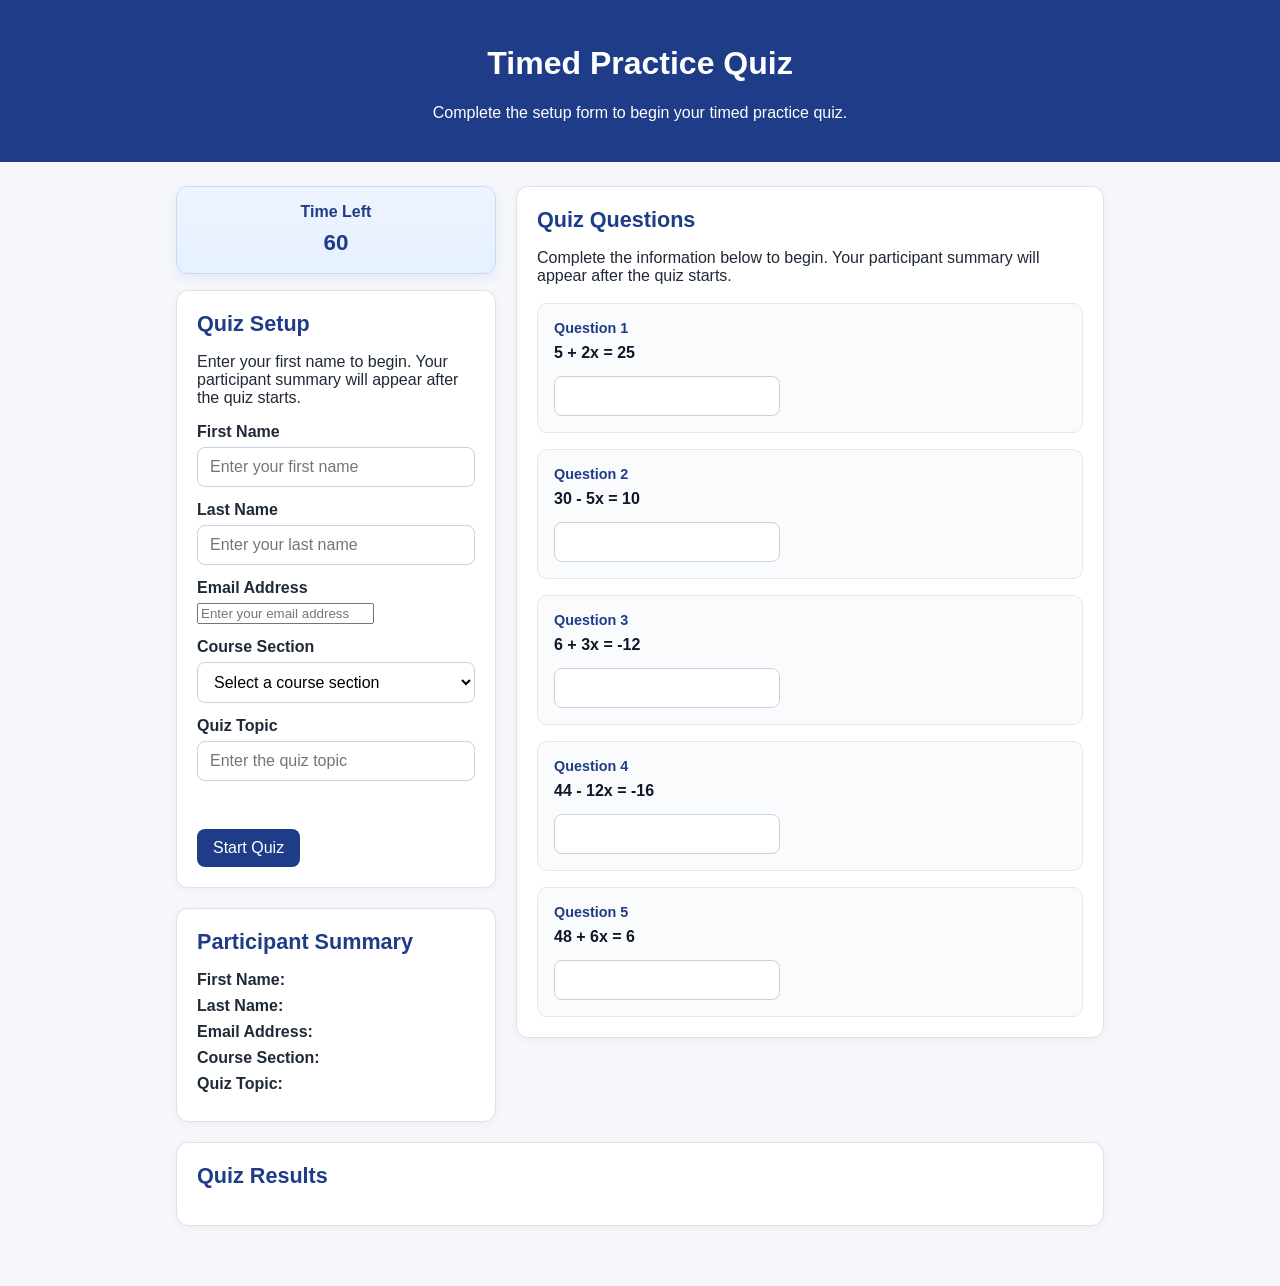
<file: week-7/starter/index.html>
<!-- ==================================================
     Timed Practice Quiz Application
     ==================================================
     This HTML document provides a timed math quiz interface.
     - Participants enter their first name to start
     - A countdown timer tracks remaining quiz time
     - Users answer 5 math problems
     - Results display showing total correct answers
     ================================================== -->

<!DOCTYPE html>
<html lang="en">
  <head>
    <meta charset="utf-8" />
    <meta name="viewport" content="width=device-width,initial-scale=1.0" />
    <title>Timed Practice Quiz</title>
    <link rel="stylesheet" href="styles.css" />
    <script src="app.js" defer></script>
  </head>

  <body>
    <!-- Page header with title and instructions -->
    <header>
      <h1>Timed Practice Quiz</h1>
      <p>Complete the setup form to begin your timed practice quiz.</p>
    </header>

    <main>
      <!-- Two-column layout: sidebar (left) and quiz section (right) -->
      <div class="app-grid">
        <!-- Left sidebar -->
        <aside class="sidebar">
          <!-- Countdown timer moved into the sidebar -->
          <div class="timer-box">
            <span class="timer-label">Time Left</span>
            <input id="quizClock" value="60" readonly />
          </div>

          <!-- Quiz setup form -->
          <section class="setup-section">
            <h2>Quiz Setup</h2>

            <p class="section-note">
              Enter your first name to begin. Your participant summary will
              appear after the quiz starts.
            </p>

            <!-- Data entry form for participant information -->
            <form id="quizSetup" novalidate>
              <!-- First name input field -->
              <div class="form-row">
                <label for="firstName">First Name</label>
                <input
                  type="text"
                  id="firstName"
                  name="firstName"
                  placeholder="Enter your first name"
                  required
                />
              </div>

              <!-- Last name input field -->
              <div class="form-row">
                <label for="lastName">Last Name</label>
                <input
                  type="text"
                  id="lastName"
                  name="lastName"
                  placeholder="Enter your last name"
                  required
                />
              </div>

              <!-- Email address input field -->
              <div class="form-row">
                <label for="emailAddress">Email Address</label>
                <input
                  type="email"
                  id="emailAddress"
                  name="emailAddress"
                  placeholder="Enter your email address"
                  required
                />
              </div>

              <!-- Course section dropdown -->
              <div class="form-row">
                <label for="courseSection">Course Section</label>
                <select id="courseSection" name="courseSection" required>
                  <option value="">Select a course section</option>
                  <option value="WEB 231">WEB 231</option>
                  <option value="WEB 330">WEB 330</option>
                  <option value="WEB 340">WEB 340</option>
                  <option value="WEB 425">WEB 425</option>
                </select>
              </div>

              <!-- Quiz topic input field -->
              <div class="form-row">
                <label for="quizTopic">Quiz Topic</label>
                <input
                  type="text"
                  id="quizTopic"
                  name="quizTopic"
                  placeholder="Enter the quiz topic"
                  required
                />
              </div>

              <!-- Error message display area -->
              <p id="errorBox" class="error-box"></p>

              <!-- Form submission button -->
              <div class="form-actions">
                <button type="submit" id="startQuizBtn">Start Quiz</button>
              </div>
            </form>
          </section>

          <!-- Participant summary -->
          <section id="summarySection" class="summary-section hidden">
            <h2>Participant Summary</h2>

            <div class="summary-grid">
              <p>
                <strong>First Name:</strong>
                <span id="summaryFirstName"></span>
              </p>
              <p>
                <strong>Last Name:</strong>
                <span id="summaryLastName"></span>
              </p>
              <p>
                <strong>Email Address:</strong>
                <span id="summaryEmailAddress"></span>
              </p>
              <p>
                <strong>Course Section:</strong>
                <span id="summaryCourseSection"></span>
              </p>
              <p>
                <strong>Quiz Topic:</strong>
                <span id="summaryQuizTopic"></span>
              </p>
            </div>
          </section>
        </aside>

        <!-- Main quiz section -->
        <section id="quizSection" class="quiz-section hidden">
          <!-- Quiz header -->
          <div class="quiz-header">
            <div>
              <h2>Quiz Questions</h2>
              <p class="section-note">
                Complete the information below to begin. Your participant
                summary will appear after the quiz starts.
              </p>
            </div>
          </div>

          <!-- Quiz questions -->
          <div id="quizQuestions" class="questions-list">
            <!-- Question 1 -->
            <div class="question-row">
              <div class="question-content">
                <div class="question-label">Question 1</div>

                <div class="question-text">
                  <label for="question1">5 + 2x = 25</label>
                </div>

                <div class="question-input">
                  <input id="question1" type="text" />
                </div>
              </div>
            </div>

            <!-- Question 2 -->
            <div class="question-row">
              <div class="question-content">
                <div class="question-label">Question 2</div>

                <div class="question-text">
                  <label for="question2">30 - 5x = 10</label>
                </div>

                <div class="question-input">
                  <input id="question2" type="text" />
                </div>
              </div>
            </div>

            <!-- Question 3 -->
            <div class="question-row">
              <div class="question-content">
                <div class="question-label">Question 3</div>

                <div class="question-text">
                  <label for="question3">6 + 3x = -12</label>
                </div>

                <div class="question-input">
                  <input id="question3" type="text" />
                </div>
              </div>
            </div>

            <!-- Question 4 -->
            <div class="question-row">
              <div class="question-content">
                <div class="question-label">Question 4</div>

                <div class="question-text">
                  <label for="question4">44 - 12x = -16</label>
                </div>

                <div class="question-input">
                  <input id="question4" type="text" />
                </div>
              </div>
            </div>

            <!-- Question 5 -->
            <div class="question-row">
              <div class="question-content">
                <div class="question-label">Question 5</div>

                <div class="question-text">
                  <label for="question5">48 + 6x = 6</label>
                </div>

                <div class="question-input">
                  <input id="question5" type="text" />
                </div>
              </div>
            </div>
          </div>
        </section>
      </div>

      <!-- Results section -->
      <section id="resultsSection" class="results-section hidden">
        <h2>Quiz Results</h2>

        <p id="resultsMessage"></p>
      </section>
    </main>
  </body>
</html>
</file>
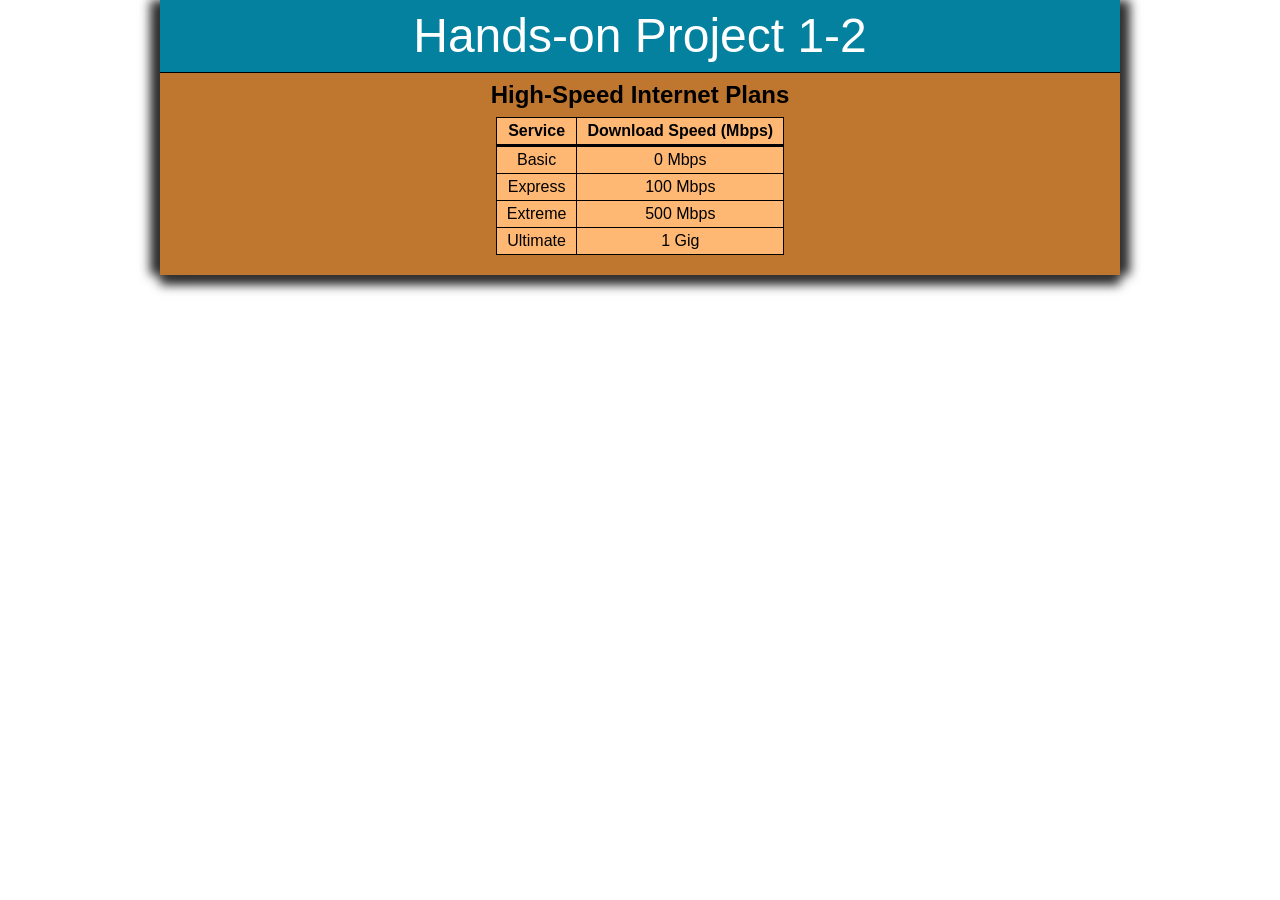
<file: week-1/project01-02/project01-02_txt.html>
<!DOCTYPE html>
<html>
  <head>
    <!--
      JavaScript 7th Edition
      Chapter 1
      Hands-on Project 1-2

      Author: 
      Date:   

      Filename: project01-02.html
   -->
    <meta charset="utf-8" />
    <meta name="viewport" content="width=device-width,initial-scale=1.0" />
    <title>Hands-on Project 1-2</title>
    <link rel="stylesheet" href="styles.css" />
    <script src="project01-02_txt.js"></script>
  </head>

  <body>
    <header>
      <h1>Hands-on Project 1-2</h1>
    </header>

    <article>
      <h2>High-Speed Internet Plans</h2>

      <table>
        <thead>
          <tr>
            <th>Service</th>
            <th>Download Speed (Mbps)</th>
          </tr>
        </thead>
        <tbody>
          <tr>
            <td>
              <script>
                document.write(service1Name)
              </script>
            </td>
            <td>
              <script>
                document.write(service1Speed)
              </script>
            </td>
          </tr>
          <tr>
            <td>
              <script>
                document.write(service2Name)
              </script>
            </td>
            <td>
              <script>
                document.write(service2Speed)
              </script>
            </td>
          </tr>
          <tr>
            <td>
              <script>
                document.write(service3Name)
              </script>
            </td>
            <td>
              <script>
                document.write(service3Speed)
              </script>
            </td>
          </tr>
          <tr>
            <td>
              <script>
                document.write(service4Name)
              </script>
            </td>
            <td>
              <script>
                document.write(service4Speed)
              </script>
            </td>
          </tr>
        </tbody>
      </table>
    </article>
  </body>
</html>
</file>
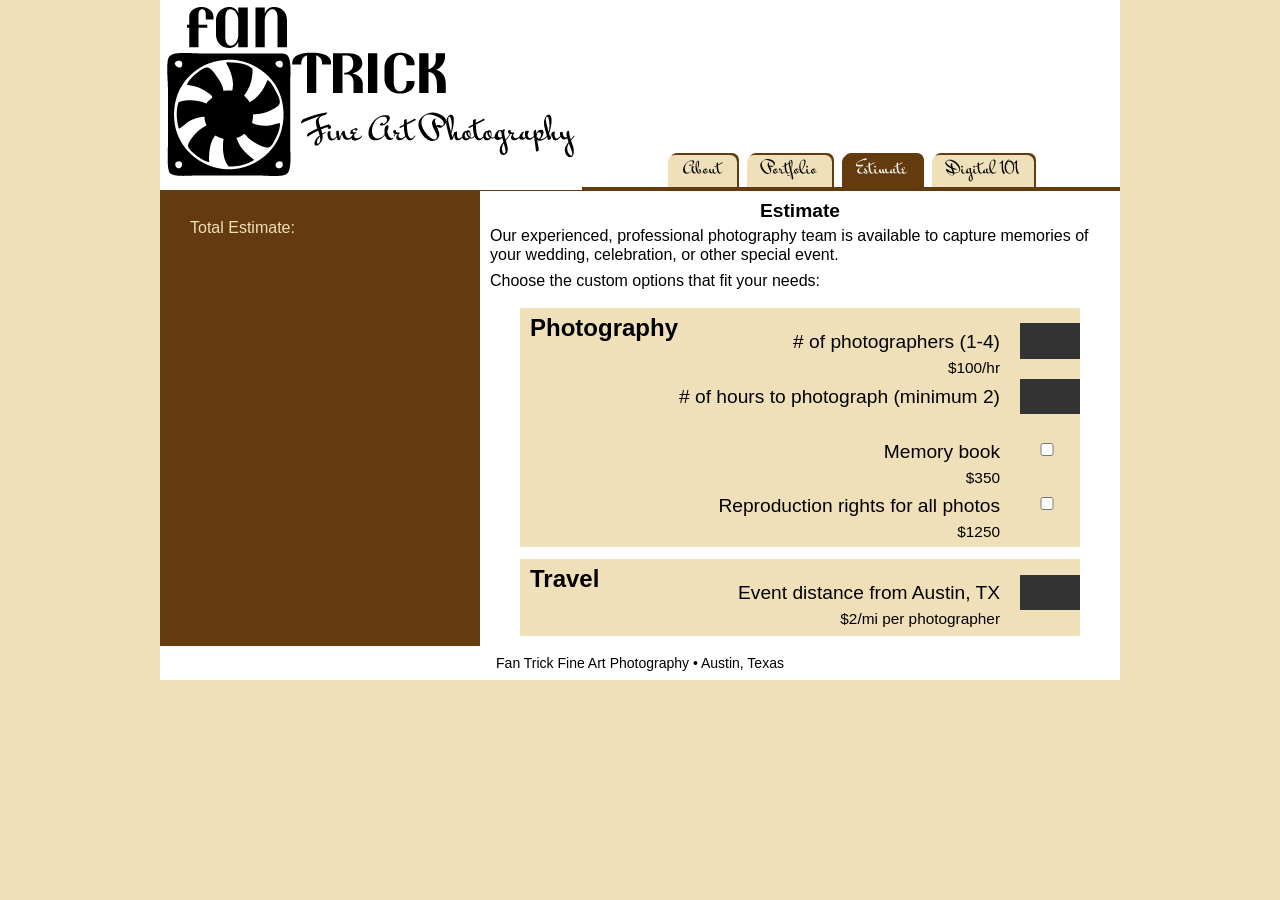
<file: week-2/chapter/js02_txt.html>
<!DOCTYPE html>
<html>
<head>
   <!--
      JavaScript 7th Edition
      Chapter 2
      Chapter case

      Fan Trick Fine Art Photography
      Estimate web page
      Author: 
      Date:   

      Filename: js02.html
   -->
   <meta charset="utf-8" />
   <meta name="viewport" content="width=device-width,initial-scale=1.0">
   <title>Fan Trick Fine Art Photography - Estimate</title>
   <link rel="stylesheet" media="screen and (max-device-width: 999px)" href="fthand.css" />
   <link rel="stylesheet" media="screen and (min-device-width: 1000px)" href="fantrick.css" />
   <link href="http://fonts.googleapis.com/css?family=Mr+Bedfort" rel="stylesheet" type="text/css" />

</head>

<body>
   <div id="container">
      <header>
         <h1>
            <img src="ftlogo.png" alt="Fan Trick Fine Art Photography" title="" />
         </h1>
      </header>

      <nav>
         <ul>
            <li><a href="#">About</a></li>
            <li><a href="#">Portfolio</a></li>
            <li id="currentPage"><a href="#">Estimate</a></li>
            <li><a href="#">Digital 101</a></li>
         </ul>
      </nav>
        
      <article>
         <h2>Estimate</h2>
         <p>Our experienced, professional photography team is available to capture memories of 
				your wedding, celebration, or other special event.</p>
         <p>Choose the custom options that fit your needs:</p>
         <form id="estimateform">
            <fieldset>
               <legend><span>Photography</span></legend>
               <input type="number" min="0" max="4" id="photoNum" />
               <label for="photoNum">
                  <p># of photographers (1&#8209;4)</p>
                  <p>$100/hr</p>
               </label>

               <input type="number" min="2" id="photoHrs" />
               <label for="photoHrs">
                  <p># of hours to photograph (minimum&nbsp;2)</p>
               </label>

               <input type="checkbox" id="makeBook" />
               <label for="makeBook">
                  <p>Memory book</p>
                  <p>$350</p>
               </label>

               <input type="checkbox" id="photoRights" />
               <label for="grantRights">
                  <p>Reproduction rights for all photos</p>
                  <p>$1250</p>
               </label>
            </fieldset>
            <fieldset>
               <legend><span>Travel</span></legend>
               <input type="number" id="photoDist" min="0" />
               <label for="photoDist">
                  <p>Event distance from Austin, TX</p>
                  <p>$2/mi per photographer</p>
               </label>
            </fieldset>
         </form>
      </article>
      <aside>
         <p>Total Estimate: <span id="estimate"></span></p>
      </aside>
      <footer>
         <p>Fan Trick Fine Art Photography &bull; Austin, Texas</p>
      </footer>
   </div>
</body>
</html>
</file>
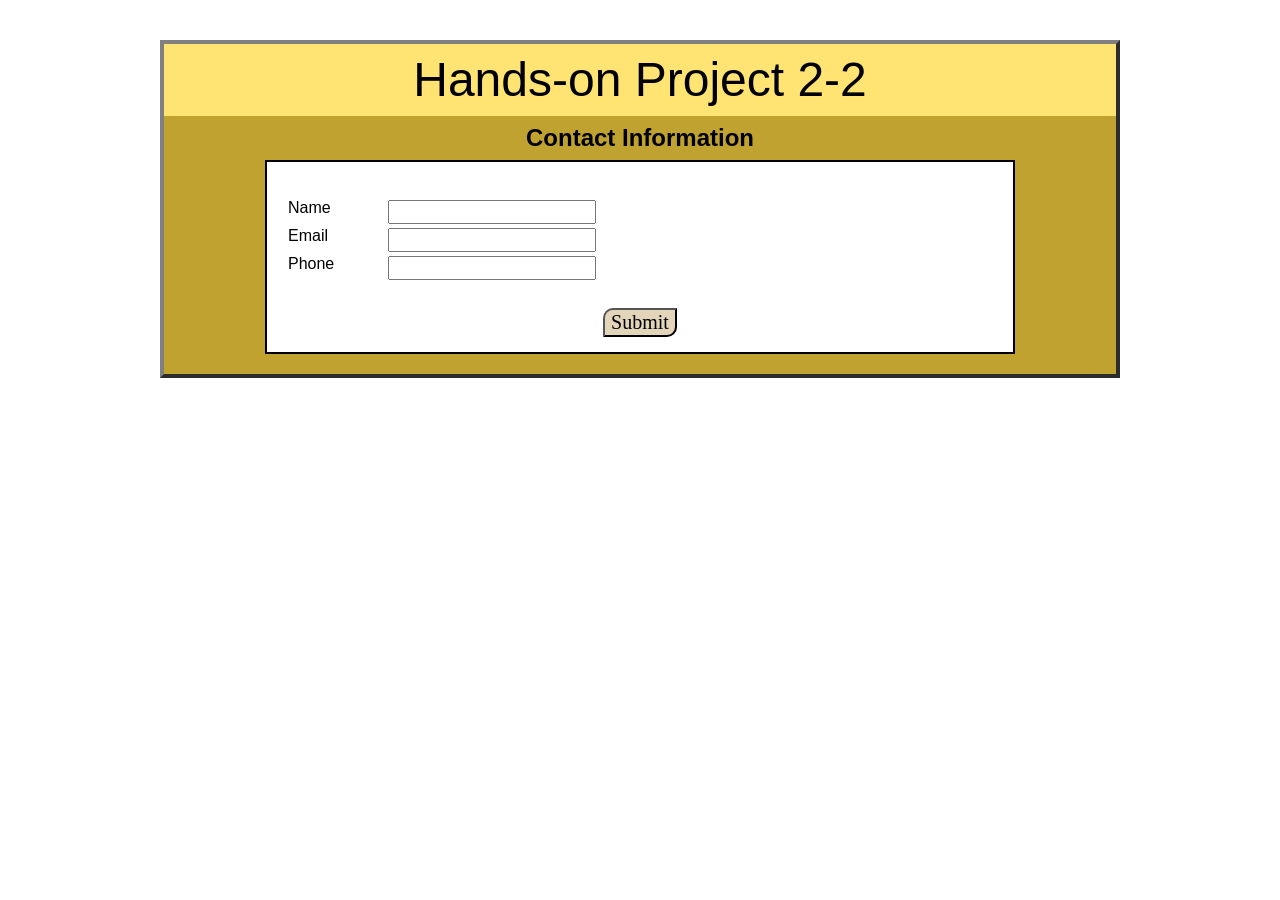
<file: week-2/project02-02/project02-02_txt.html>
<!DOCTYPE html>
<html>
  <head>
    <!--
      JavaScript 7th Edition
      Chapter 2
      Hands-on Project 2-2

      Author: Winston Jo
      Date: 8/20/2026   

      Filename: index.html
   -->
    <meta charset="utf-8" />
    <meta name="viewport" content="width=device-width,initial-scale=1.0" />
    <title>Hands-on Project 2-2</title>
    <link rel="stylesheet" href="styles.css" />
    <script src="project2.js" defer></script>
  </head>

  <body>
    <header>
      <h1>Hands-on Project 2-2</h1>
    </header>

    <article>
      <h2>Contact Information</h2>
      <form>
        <fieldset id="contactinfo">
          <label for="nameinput">
            Name
            <input type="text" id="name" name="name" />
          </label>
          <label for="emailinput">
            Email
            <input type="text" id="email" name="email" />
          </label>
          <label for="phoneinput">
            Phone
            <input type="text" id="phone" name="phone" />
          </label>
        </fieldset>
        <fieldset id="submitbutton">
          <input type="button" id="submit" value="Submit" />
        </fieldset>
      </form>
    </article>
  </body>
</html>
</file>
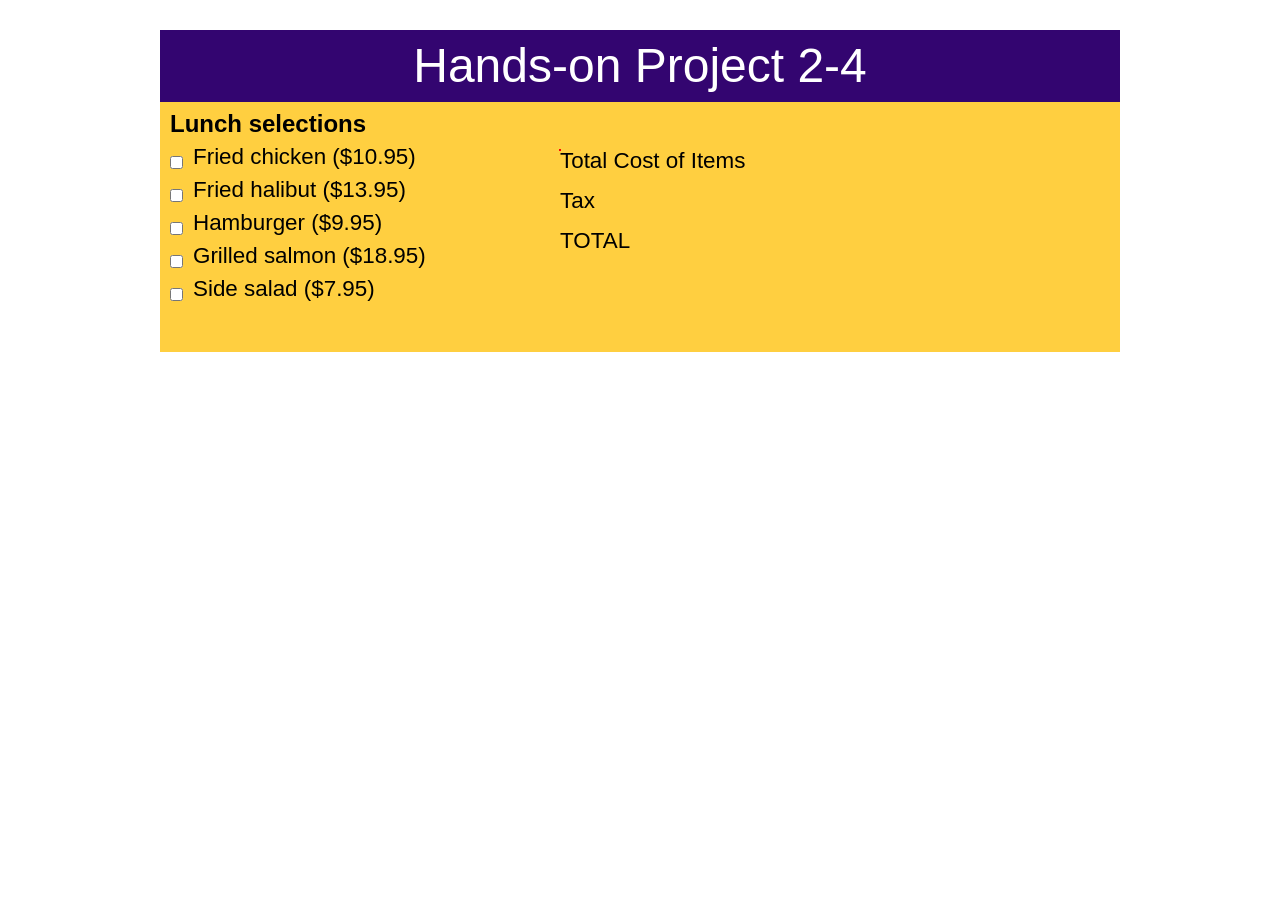
<file: week-3/project02-04/project02-04_txt.html>
<!DOCTYPE html>
<html>
  <head>
    <!--
      JavaScript 6th Edition
      Chapter 2
      Hands-on Project 2-4

      Author: Winston Jo
      Date: 8/25/2026  

      Filename: project02-04_txt.html
   -->
    <meta charset="utf-8" />
    <meta name="viewport" content="width=device-width,initial-scale=1.0" />
    <title>Hands-on Project 2-4</title>
    <link rel="stylesheet" href="styles.css" />
    <!-- Link to external JavaScript file -->
    <script src="project02-04_txt.js" defer></script>
  </head>

  <body>
    <header>
      <h1>Hands-on Project 2-4</h1>
    </header>

    <article>
      <h2>Lunch selections</h2>
      <form>
        <input type="checkbox" id="chicken" value="10.95" />
        <label for="chicken">Fried chicken ($10.95)</label>
        <input type="checkbox" id="halibut" value="13.95" />
        <label for="halibut">Fried halibut ($13.95)</label>
        <input type="checkbox" id="burger" value="9.95" />
        <label for="burger">Hamburger ($9.95)</label>
        <input type="checkbox" id="salmon" value="18.95" />
        <label for="salmon">Grilled salmon ($18.95)</label>
        <input type="checkbox" id="salad" value="7.95" />
        <label for="salad">Side salad ($7.95)</label>
      </form>
    </article>

    <aside>
      <span id="totalLab">Total Cost of Items</span>
      <span id="foodTotal"></span>
      <span id="taxLab">Tax</span>
      <span id="foodTax"></span>
      <span id="billLab">TOTAL</span>
      <span id="totalBill"></span>
    </aside>
  </body>
</html>
</file>
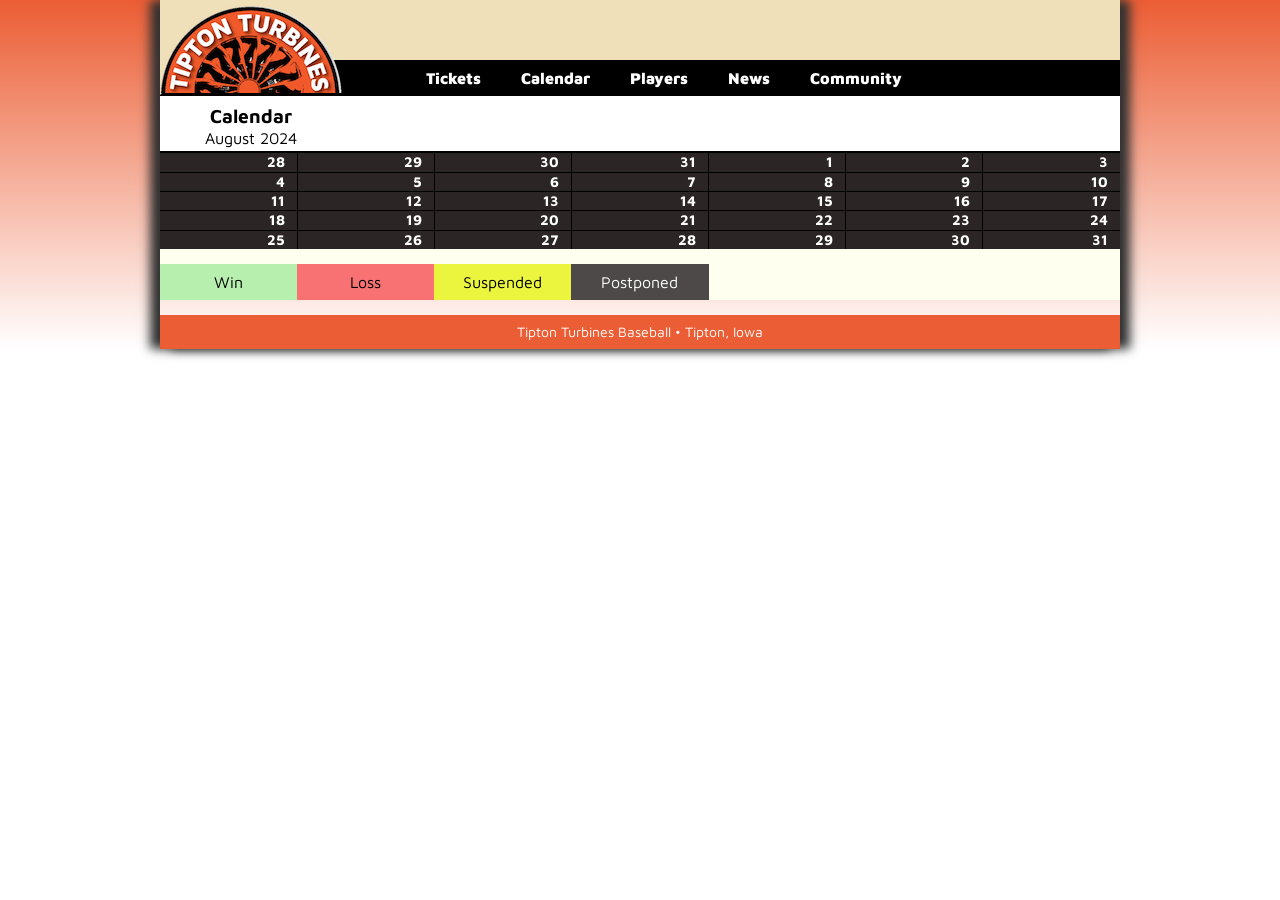
<file: week-4/chapter/js03_txt.html>
<!DOCTYPE html>
<html>
<head>
   <!--
      JavaScript 7th Edition
      Chapter 3
      Chapter case

      Tipton Turbines
      Calendar web page
      Author: 
      Date:   

      Filename: js03.html
   -->
   <meta charset="utf-8" />
   <meta name="viewport" content="width=device-width,initial-scale=1.0">
   <title>Tipton Turbines - Calendar</title>
   <link rel="stylesheet" media="screen and (max-device-width: 999px)" href="tthand.css" />
   <link rel="stylesheet" media="screen and (min-device-width: 1000px)" href="turbines.css" />
   <link href="http://fonts.googleapis.com/css?family=Maven+Pro:400,700,900" rel="stylesheet" type="text/css">
</head>

<body>
   <div id="container">
      <header>
         <h1>
            <img src="ttlogo.png" alt="Tipton Turbines" width="182" height="93" title="" />
         </h1>
      </header>
      <nav>
         <ul>
            <li><a href="#">Tickets</a></li>
            <li><a href="#">Calendar</a></li>
            <li><a href="#">Players</a></li>
            <li><a href="#">News</a></li>
            <li><a href="#">Community</a></li>
         </ul>
      </nav>
      <article>
         <h2>Calendar</h2>
         <table id="calendar">
            <caption>August 2024</caption>
            <thead>
               <tr>
                  <th></th>
                  <th></th>
                  <th></th>
                  <th></th>
                  <th></th>
                  <th></th>
                  <th></th>
               </tr>
            </thead>
            <tbody>
               <tr>
						<td id="2024-7-28"><h1>28</h1></td>
						<td id="2024-7-29"><h1>29</h1></td>
						<td id="2024-7-30"><h1>30</h1></td>
						<td id="2024-7-31"><h1>31</h1></td>
						<td id="2024-8-1"><h1>1</h1></td>
						<td id="2024-8-2"><h1>2</h1></td>	
						<td id="2024-8-3"><h1>3</h1></td>
               </tr>
               <tr>
						<td id="2024-8-4"><h1>4</h1></td>
						<td id="2024-8-5"><h1>5</h1></td>
						<td id="2024-8-6"><h1>6</h1></td>
						<td id="2024-8-7"><h1>7</h1></td>
						<td id="2024-8-8"><h1>8</h1></td>
						<td id="2024-8-9"><h1>9</h1></td>
						<td id="2024-8-10"><h1>10</h1></td>
					</tr>
               <tr>
						<td id="2024-8-11"><h1>11</h1></td>
						<td id="2024-8-12"><h1>12</h1></td>
						<td id="2024-8-13"><h1>13</h1></td>
						<td id="2024-8-14"><h1>14</h1></td>
						<td id="2024-8-15"><h1>15</h1></td>
						<td id="2024-8-16"><h1>16</h1></td>
						<td id="2024-8-17"><h1>17</h1></td>
					</tr>	
               <tr>
						<td id="2024-8-18"><h1>18</h1></td>
						<td id="2024-8-19"><h1>19</h1></td>
						<td id="2024-8-20"><h1>20</h1></td>
						<td id="2024-8-21"><h1>21</h1></td>
						<td id="2024-8-22"><h1>22</h1></td>
						<td id="2024-8-23"><h1>23</h1></td>
						<td id="2024-8-24"><h1>24</h1></td>
					</tr>	
               <tr>
						<td id="2024-8-25"><h1>25</h1></td>
						<td id="2024-8-26"><h1>26</h1></td>
						<td id="2024-8-27"><h1>27</h1></td>
						<td id="2024-8-28"><h1>28</h1></td>
						<td id="2024-8-29"><h1>29</h1></td>
						<td id="2024-8-30"><h1>30</h1></td>
						<td id="2024-8-31"><h1>31</h1></td>
					</tr>					
            </tbody>
				
				<tfoot>
					<tr>
						<td> Win </td>
						<td> Loss </td>
						<td> Suspended </td>
						<td> Postponed </td>
					</tr>
				</tfoot>
         </table>
      </article>
      <footer>
         <p>Tipton Turbines Baseball &bull; Tipton, Iowa</p>
      </footer>
   </div>
</body>
</html>
</file>
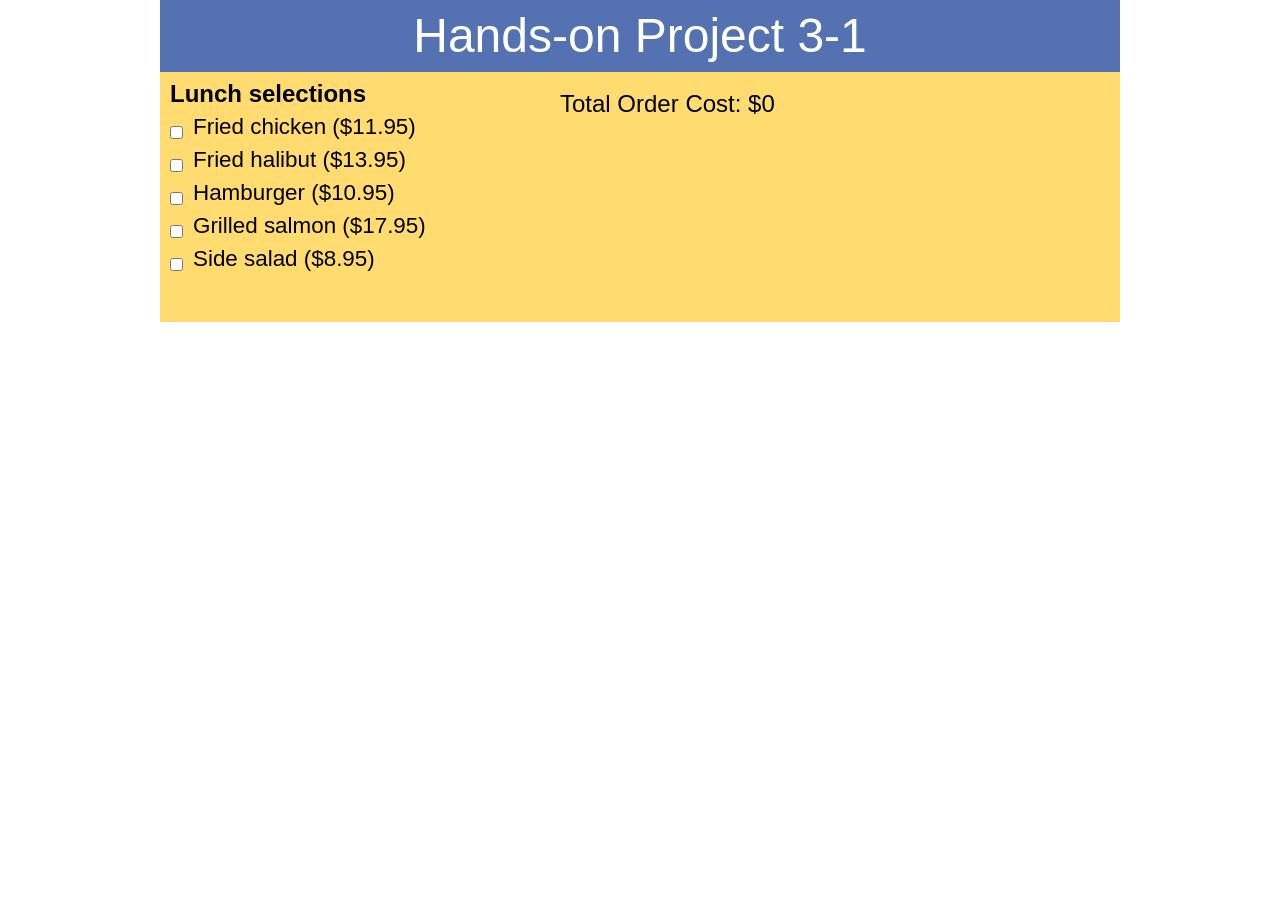
<file: week-4/project03-01/project03-01_txt.html>
<!DOCTYPE html>
<html>
  <head>
    <!--
      JavaScript 7th Edition
      Chapter 3
      Hands-on Project 3-1

      Author: Winston Jo
      Date:   9/3/2026

      Filename: project03-01.html
   -->
    <meta charset="utf-8" />
    <meta name="viewport" content="width=device-width,initial-scale=1.0" />
    <title>Hands-on Project 3-1</title>
    <link rel="stylesheet" href="styles.css" />
    <script src="project03-01_txt.js" defer></script>
  </head>

  <body>
    <header>
      <h1>Hands-on Project 3-1</h1>
    </header>

    <article>
      <h2>Lunch selections</h2>
      <form>
        <input type="checkbox" class="menuItem" id="item1" value="11.95" />
        <label for="item1">Fried chicken ($11.95)</label>
        <input type="checkbox" class="menuItem" id="item2" value="13.95" />
        <label for="item2">Fried halibut ($13.95)</label>
        <input type="checkbox" class="menuItem" id="item3" value="10.95" />
        <label for="item3">Hamburger ($10.95)</label>
        <input type="checkbox" class="menuItem" id="item4" value="17.95" />
        <label for="item4">Grilled salmon ($17.95)</label>
        <input type="checkbox" class="menuItem" id="item5" value="8.95" />
        <label for="item5">Side salad ($8.95)</label>
      </form>
      <aside>Total Order Cost: <span id="billTotal">$0</span></aside>
    </article>
  </body>
</html>
</file>
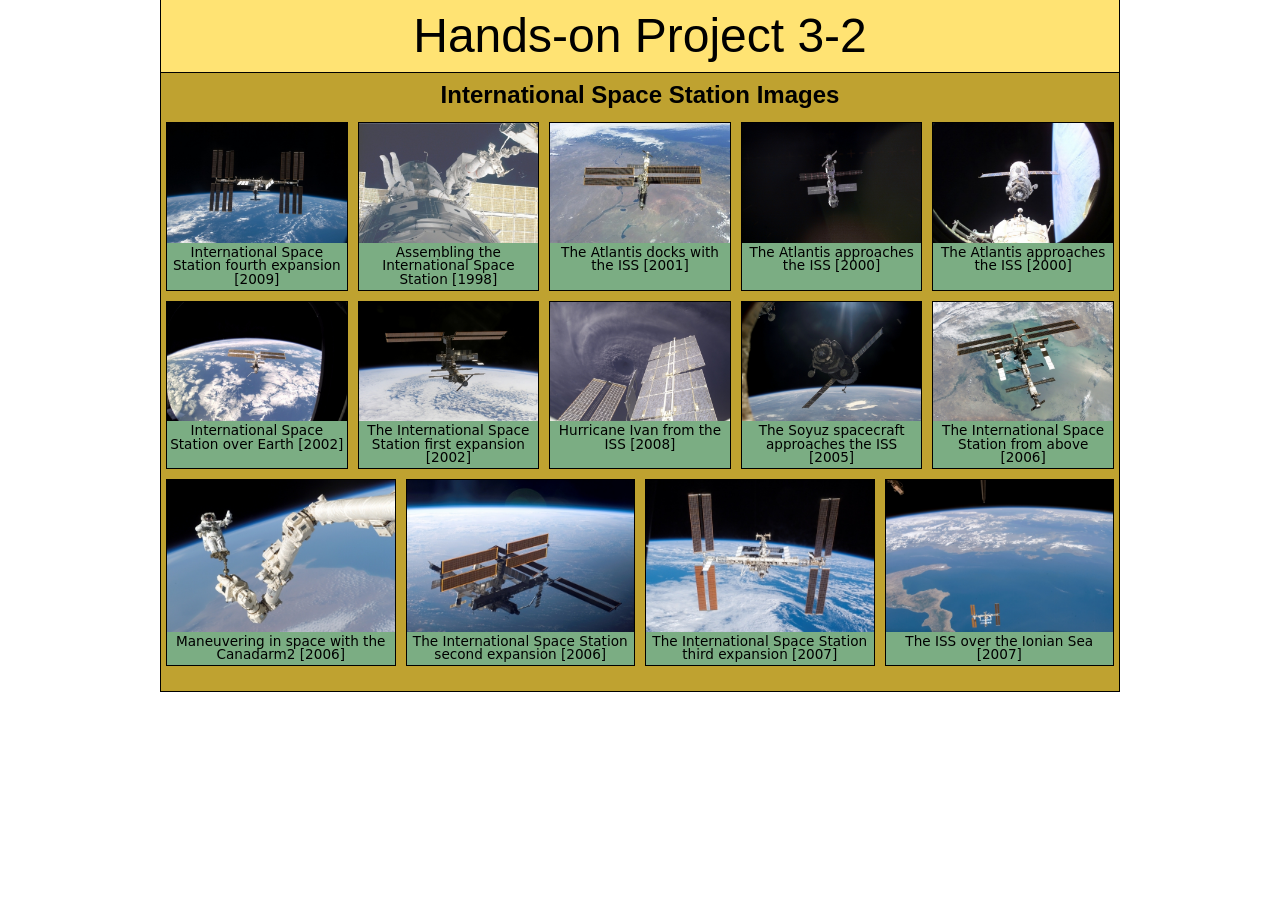
<file: week-5/project03-02/project03-02_txt.html>
<!DOCTYPE html>
<html>
  <head>
    <!--
      JavaScript 7th Edition
      Chapter 3
      Hands-on Project 3-2

      Author: Winston Jo
      Date:   9/11/2026

      Filename: project03-02.html
   -->
    <meta charset="utf-8" />
    <meta name="viewport" content="width=device-width,initial-scale=1.0" />
    <title>Hands-on Project 3-2</title>
    <link rel="stylesheet" href="styles.css" />
    <script src="project03-02_txt.js" defer></script>
  </head>

  <body>
    <header>
      <h1>Hands-on Project 3-2</h1>
    </header>

    <article>
      <h2>International Space Station Images</h2>
      <div id="gallery"></div>
    </article>
  </body>
</html>
</file>
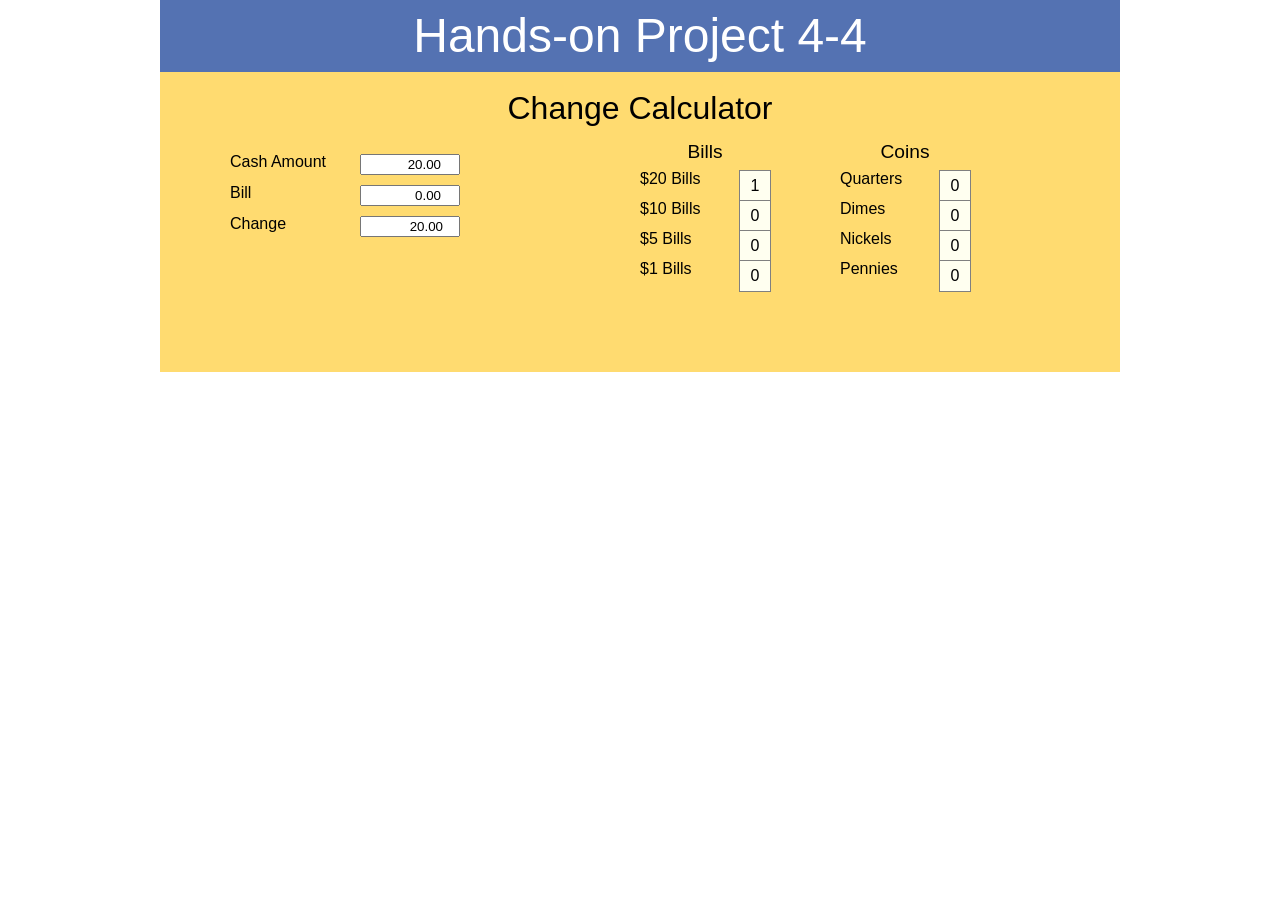
<file: week-6/project04-04/project04-04_txt.html>
<!DOCTYPE html>
<html>
  <head>
    <!--
      JavaScript 7th Edition
      Chapter 4
      Hands-on Project 4-4

      Author: Winston Jo
      Date:   9/17/2026

      Filename: project04-04.html
   -->
    <meta charset="utf-8" />
    <meta name="viewport" content="width=device-width,initial-scale=1.0" />
    <title>Hands-on Project 4-4</title>
    <link rel="stylesheet" href="styles.css" />
    <script src="project04-04_txt.js" defer></script>
  </head>

  <body>
    <header>
      <h1>Hands-on Project 4-4</h1>
    </header>

    <article>
      <h2>Change Calculator</h2>

      <label for="cash">Cash Amount</label>
      <input
        id="cash"
        type="number"
        min="0"
        max="100"
        step="0.01"
        value="20.00"
      />

      <label for="bill">Bill</label>
      <input
        id="bill"
        type="number"
        min="0"
        max="100"
        step="0.01"
        value="0.00"
      />

      <label for="change">Change</label>
      <input id="change" value="20.00" readonly />

      <div id="warning"></div>

      <aside id="bills">
        <h2>Bills</h2>
        <div>$20 Bills</div>
        <div id="bill20">1</div>
        <div>$10 Bills</div>
        <div id="bill10">0</div>
        <div>$5 Bills</div>
        <div id="bill5">0</div>
        <div>$1 Bills</div>
        <div id="bill1">0</div>
      </aside>
      <aside id="coins">
        <h2>Coins</h2>
        <div>Quarters</div>
        <div id="coin25">0</div>
        <div>Dimes</div>
        <div id="coin10">0</div>
        <div>Nickels</div>
        <div id="coin5">0</div>
        <div>Pennies</div>
        <div id="coin1">0</div>
      </aside>
    </article>
  </body>
</html>
</file>
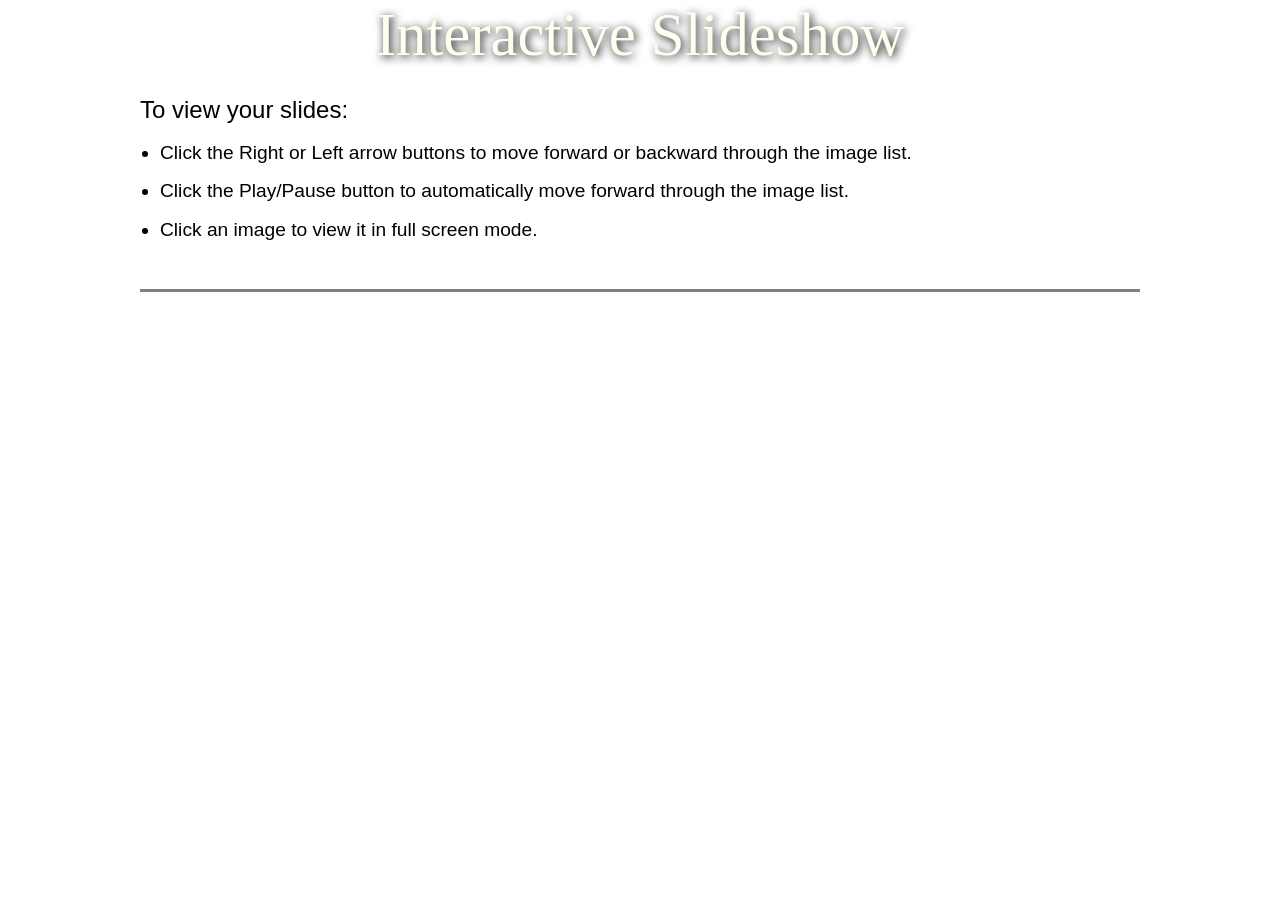
<file: week-7/chapter/js05_txt.html>
<!DOCTYPE html>
<html>
<head>
   <!--
      JavaScript 7th Edition
      Chapter 5
      Chapter Case

      Author: 
      Date:   

      Filename: js05.html
   -->
   <meta charset="utf-8" />
   <meta name="viewport" content="width=device-width,initial-scale=1.0">
   <title>Chapter 5 Case Problem</title>
   <link rel="stylesheet" href="styles.css" />

</head>

<body>
   <article>
      <h1>Interactive Slideshow</h1>
      <p>To view your slides:</p>
      <ul>
         <li>Click the Right or Left arrow buttons to move forward or backward through the image list.</li>
         <li>Click the Play/Pause button to automatically move forward through the image list.</li>
         <li>Click an image to view it in full screen mode.</li>
      </ul>
      
   </article>
</body>
</html>
</file>
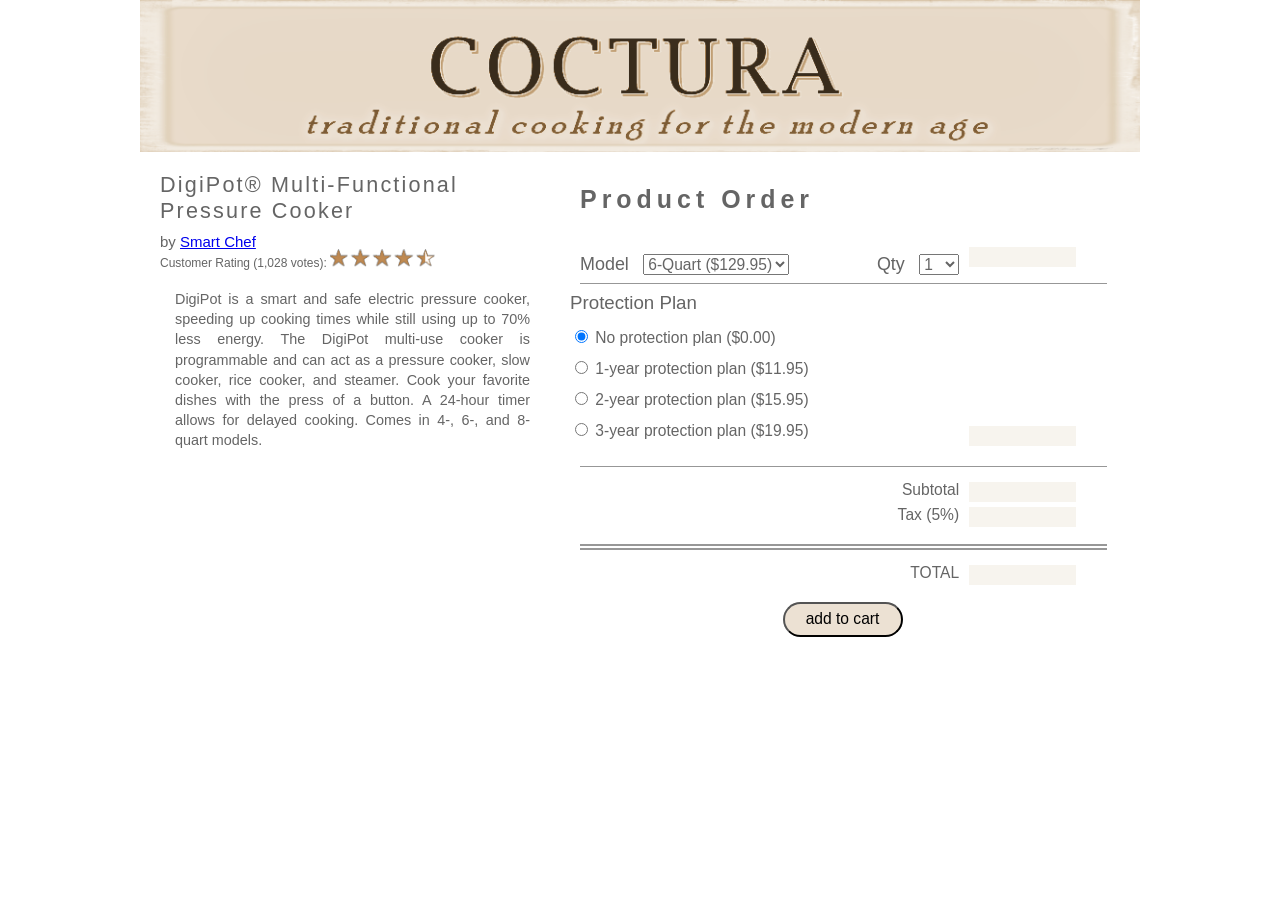
<file: week-8/chapter/js06a_txt.html>
<!DOCTYPE html>
<html>
<head>
   <!--
      JavaScript 7th Edition
      Chapter 6
      Chapter Case

      Author: 
      Date:   

      Filename: js06a.html
   -->
   <meta charset="utf-8" />
   <meta name="viewport" content="width=device-width,initial-scale=1.0">
   <title>Chapter 6 Case Problem: Product Order</title>
   <link rel="stylesheet" href="stylesa.css" />
</head>

<body>
   <header>
      <img src="logo.png" alt="Coctura" />
   </header>
   <section id="summary">
      <h1>DigiPot<sup>&reg;</sup> Multi-Functional Pressure Cooker</h1>
      <h2>by <a href="#">Smart Chef</a></h2>
      <h3>Customer Rating (1,028 votes): <img src="stars.png" alt="4.5 stars" /></h3>
      <p>DigiPot is a smart and safe electric pressure cooker, speeding up
         cooking times while still using up to 70% less energy. The
         DigiPot multi-use cooker is programmable and can act as a pressure
         cooker, slow cooker, rice cooker, and steamer. Cook your favorite
         dishes with the press of a button. A 24-hour timer allows for delayed cooking.
         Comes in 4-, 6-, and 8-quart models.
      </p>
   </section>
   
   <section id="orderSection">
      <form id="orderForm" name="orderForm" method="get" action="ordersubmit.html">
        
        <table id="orderTable">
           <caption>Product Order</caption>
           <tr>
              <td>
                 <label for="model">Model</label>
                 <select name="model" id="model">
                    <option value="89.95">4-Quart ($89.95)</option>
                    <option value="129.95" selected>6-Quart ($129.95)</option>
                    <option value="159.95">8-Quart ($159.95)</option>
                 </select>   
                 <input type="hidden" id="modelName" name="modelName" />
              </td>
              <td class="rightA">
                 <label for="qty">Qty</label>
                 <select name="qty" id="qty">
                    <option value="1" selected>1</option>
                    <option value="2">2</option><option value="3">3</option>
                    <option value="4">4</option><option value="5">5</option><option value="6">6</option>
                    <option value="7">7</option><option value="8">8</option><option value="9">9</option>
                    <option value="10">10</option>
                 </select>   
              </td>                 
              <td>
                 <input type="text" name="modelCost" id="modelCost" size="10" readonly />
              </td>
           </tr>
           <tr>
              <td colspan="2"> 
                 <fieldset>
                    <legend>Protection Plan</legend>
                    <input type="radio" id="plan_0" name="plan" value="0" checked /> <label for="plan_0">No protection plan ($0.00)</label><br>
                    <input type="radio" id="plan_1" name="plan" value="11.95" /> <label for="plan_1">1-year protection plan ($11.95)</label><br>
                    <input type="radio" id="plan_2" name="plan" value="15.95" /> <label for="plan_2">2-year protection plan ($15.95)</label><br>
                    <input type="radio" id="plan_3" name="plan" value="19.95"  /> <label for="plan_3">3-year protection plan ($19.95)</label>
                 </fieldset>
                 <input type="hidden" id="planName" name="planName" />
              </td>
              <td>
                 <input type="text" name="planCost" id="planCost" size="10" readonly />
              </td>
           </tr>        
           <tr>
              <td colspan="2" class="rightA">Subtotal</td>
              <td class="outcell">
                 <input type="text" name="subtotal" id="subtotal" size="10" readonly />
              </td>
           </tr>

           <tr>
              <td colspan="2" class="rightA">Tax (5%)</td>
              <td>
                 <input type="text" name="salesTax" id="salesTax" size="10" readonly />
              </td>
           </tr>

           <tr>
              <td colspan="2" class="rightA">TOTAL</td>
              <td>
                 <input type="text" name="totalCost" id="totalCost" size="10" readonly />
              </td>
           </tr>
        </table>
        <input type="submit" id="buttonAdd" value="add to cart" />

      </form>
   </section>
</body>
</html>
</file>
<file: week-7/starter/styles.css>
/* ==================================================
   TIMED PRACTICE QUIZ - STYLESHEET
   ==================================================
   Styles for a layout-responsive quiz application with:
   - Sidebar for timer, setup, and participant summary
   - Main content area for quiz questions and results
   - Stacked question layout
   - Mobile-responsive design
   ================================================== */

/* Reset and base styles */
* {
  box-sizing: border-box;
}

body {
  margin: 0;
  font-family: Arial, Helvetica, sans-serif;
  background: #f5f7fb;
  color: #1f2937;
}

/* Page header */
header {
  background: #1f3c88;
  color: #fff;
  padding: 24px 16px;
  text-align: center;
}

/* Main content container */
main {
  max-width: 960px;
  margin: 0 auto;
  padding: 24px 16px 40px;
}

/* Two-column application layout */
.app-grid {
  display: grid;
  grid-template-columns: 320px 1fr;
  gap: 20px;
  align-items: start;
}

.sidebar .timer-box {
  width: 100%;
  padding: 16px 12px;
  margin-bottom: 16px;
  text-align: center;
  border: 1px solid #c8d8f2;
  border-radius: 12px;
  background: linear-gradient(180deg, #eef4ff 0%, #e6f0ff 100%);
}

/* Card-style section container */
section {
  background: #ffffff;
  border: 1px solid #dbe2ea;
  border-radius: 12px;
  padding: 20px;
  margin-bottom: 20px;
  box-shadow: 0 2px 8px rgba(0, 0, 0, 0.04);
}

/* Section headings */
h2 {
  margin-top: 0;
  margin-bottom: 16px;
  font-size: 1.35rem;
  color: #1f3c88;
}

/* Form spacing */
.form-row {
  margin-bottom: 14px;
}

/* Form labels */
label {
  display: block;
  margin-bottom: 6px;
  font-weight: 600;
}

/* Text inputs and selects */
input[type='text'],
select {
  width: 100%;
  max-width: 320px;
  padding: 10px 12px;
  border: 1px solid #c7d2de;
  border-radius: 8px;
  font-size: 1rem;
  background: #fff;
}

/* Button styling */
button {
  background: #1f3c88;
  color: #fff;
  border: none;
  border-radius: 8px;
  padding: 10px 16px;
  font-size: 1rem;
  cursor: pointer;
}

button:hover {
  background: #17306f;
}

/* Error message display */
.error-box {
  min-height: 22px;
  color: #b42318;
  font-weight: 600;
  margin: 8px 0 12px;
}

/* Summary and results text */
.summary-section p,
.results-section p {
  margin: 8px 0;
}

/* ==================================================
   TIMER
   ================================================== */

/* Timer now appears in the sidebar above Quiz Setup */
.timer-box {
  min-width: 140px;
  padding: 14px 12px;
  margin-bottom: 16px;
  text-align: center;
  border-radius: 12px;
  background: linear-gradient(180deg, #eef4ff 0%, #e6f0ff 100%);
  border: 1px solid #c8d8f2;
  box-shadow: 0 4px 12px rgba(31, 60, 136, 0.08);
}

/* Timer label */
.timer-label {
  display: block;
  margin-bottom: 8px;
  font-weight: 600;
  color: #1f3c88;
}

/* Timer display field */
#quizClock {
  width: 80px;
  text-align: center;
  font-size: 1.4rem;
  font-weight: bold;
  border: none;
  background: transparent;
  color: #1f3c88;
}

/* ==================================================
   QUIZ
   ================================================== */

.quiz-header {
  margin-bottom: 18px;
}

/* Questions container */
.questions-list {
  display: grid;
  grid-template-columns: 1fr;
  gap: 16px;
}

/* Individual question card */
.question-row {
  padding: 16px;
  border: 1px solid #e5e7eb;
  border-radius: 10px;
  background: #fafbfc;
}

/* Stack question elements vertically */
.question-content {
  display: flex;
  flex-direction: column;
  align-items: flex-start;
  gap: 8px;
}

/* Question number label */
.question-label {
  font-size: 0.9rem;
  font-weight: bold;
  color: #1f3c88;
}

/* Question equation text */
.question-text {
  width: 100%;
  font-weight: 600;
  color: #0f172a;
}
</file>
<file: week-1/project01-02/styles.css>
/*  JavaScript 7th Edition
    Chapter 1
    Hands-on Project 1-2 

    Filename: styles.css
*/

/* apply a natural box layout model to all elements */
* {
   -moz-box-sizing: border-box;
   -webkit-box-sizing: border-box;
   box-sizing: border-box;
}

/* reset rules */
html, body, div, span, applet, object, iframe,
h1, h2, h3, h4, h5, h6, p, blockquote, pre,
a, abbr, acronym, address, big, cite, code,
del, dfn, em, img, ins, kbd, q, s, samp,
small, strike, strong, sub, sup, tt, var,
b, u, i, center,
dl, dt, dd, ol, ul, li,
fieldset, form, label, legend,
table, caption, tbody, tfoot, thead, tr, th, td,
article, aside, canvas, details, embed, 
figure, figcaption, footer, header, hgroup, 
menu, nav, output, ruby, section, summary,
time, mark, audio, video {
   margin: 0;
   padding: 0;
   border: 0;
   font-size: 100%;
   font: inherit;
   vertical-align: baseline;
}

/* HTML5 display-role reset for older browsers */
article, aside, details, figcaption, figure, 
footer, header, hgroup, menu, nav, section {
   display: block;
}

body {
   line-height: 1;
   max-width: 960px;
   background: white;
   margin: 0 auto;
   font-family: Arial, Helvetica, sans-serif; 
   -webkit-box-shadow: 10px 0px 10px rgba(50, 50, 50, 1),
                       0px 10px 10px rgba(50, 50, 50, 1),
                       -10px 0px 10px rgba(50, 50, 50, 1);
   -moz-box-shadow:    10px 0px 10px rgba(50, 50, 50, 1),
                       0px 10px 10px rgba(50, 50, 50, 1),
                       -10px 0px 10px rgba(50, 50, 50, 1);
   box-shadow:         10px 0px 10px rgba(50, 50, 50, 1),
                       0px 10px 10px rgba(50, 50, 50, 1),
                       -10px 0px 10px rgba(50, 50, 50, 1);
}

ol, ul {
   list-style: none;
}

/* page header */
header {
   background: #04819E;
   width: 100%;
   color: #FFFFFF;
   font-size: 48px;
   text-align: center;
   line-height: 1.5em;
   border-bottom: 1px solid black;
}

/* main content */
article {
   width: 960px;
   text-align: center;
   background: #BF7730;
   padding-bottom: 20px;
}

article h2 {
   font-weight: bold;
   font-size: 24px;
   padding: 10px;
}

article table {
   margin: 0 auto;
   border: 1px solid black;
   border-collapse: collapse;
   background: #FFB873;
}

article table th, article table td {
   padding: 5px 10px;
   border: 1px solid black;
}

article table th {
   font-weight: bold;
   text-align: center;
   border-bottom: 3px solid black;
}
</file>
<file: week-2/chapter/fthand.css>
/*  JavaScript 7th Edition
    Chapter 2
    Chapter case

    Fan Trick Fine Art Photography
    Handheld style sheet

    Filename: fthand.css
*/


/* apply a natural box layout model to all elements */
* {
   -moz-box-sizing: border-box;
   -webkit-box-sizing: border-box;
   box-sizing: border-box;
}

/* reset rules */
html, body, div, span, applet, object, iframe,
h1, h2, h3, h4, h5, h6, p, blockquote, pre,
a, abbr, acronym, address, big, cite, code,
del, dfn, em, img, ins, kbd, q, s, samp,
small, strike, strong, sub, sup, tt, var,
b, u, i, center,
dl, dt, dd, ol, ul, li,
fieldset, form, label, legend,
table, caption, tbody, tfoot, thead, tr, th, td,
article, aside, canvas, details, embed, 
figure, figcaption, footer, header, hgroup, 
menu, nav, output, ruby, section, summary,
time, mark, audio, video {
   margin: 0;
   padding: 0;
   border: 0;
   font-size: 100%;
   font: inherit;
   vertical-align: baseline;
}

/* HTML5 display-role reset for older browsers */
article, aside, details, figcaption, figure, 
footer, header, hgroup, menu, nav, section {
   display: block;
}

body {
   line-height: 1;
   max-width: 960px;
   background: #EFE0B9;
   margin: 0 auto;
   font-family: Verdana, Geneva, sans-serif; 
   position: relative;
}

ol, ul {
   list-style: none;
}

blockquote, q {
   quotes: none;
}

blockquote:before, blockquote:after,
q:before, q:after {
   content: '';
   content: none;
}

table {
   border-collapse: collapse;
   border-spacing: 0;
}

a:link, a:visited {
   text-decoration: none;
   color: inherit;
}

a:hover {
   text-decoration: underline;
   color: inherit;
}

a:active {
   text-decoration: none;
   color: inherit;
}

/* container */
#container {
   background: #643B0F;
}

/* page header */
header {
   background: white;
   font-size: 48px;
   text-align: center;
}

header img {
   max-width: 100%;
}

/* navigation */
nav {
   font-size: 16px;
   font-family: "Mr Bedfort", cursive;
   background: white;
   clear: left;
}

nav ul {
   text-align: center;
}

nav ul li {
   display: inline-block;
   padding: 8px;
   margin: 0 1px;
   background: #EFE0B9;
   -moz-border-radius-topleft: 7px;
   -moz-border-radius-topright: 7px;
   -webkit-border-top-left-radius: 7px;
   -webkit-border-top-right-radius: 7px;
   border-top-left-radius: 7px;
   border-top-right-radius: 7px;
   -webkit-box-shadow: 2px -2px 0px #643B0F,
                       2px 0px 0px #643B0F;
   -moz-box-shadow:    2px -2px 0px #643B0F,
                       2px 0px 0px #643B0F;
   box-shadow:         2px -2px 0px #643B0F,
                       2px 0px 0px #643B0F;
}

nav ul #currentPage {
   background: #643B0F;
   color: white;
}

/* main content */
article {
   text-align: left;
   background: white;
   padding: 10px;
   border-top: 1px solid #643B0F;
}

article h2 {
   font-size: 1.2em;
   font-weight: bold;
   text-align: center;
   margin-bottom: 6px;
}

article p {
   margin-bottom: 6px;
   line-height: 1.2em;
}

article table {
   margin: 0 auto;
}

article th, article td {
   border: 1px solid black;
   border-collapse: collapse;
   padding: 5px;
}

article th {
   font-weight: bold;
   background: #EFE0B9;
}

/* form */

form {
   margin: 0 auto;
   width: 100%;
}

form fieldset{
   border: none; 
   background: #EFE0B9;
   position: relative;
   padding-top: 25px;
}

form legend {
   font-size: 1.5em;
   font-weight: bold;
   margin: 10px;
}

form legend span {
   position: relative;
   top: 20px;
}

form label {
   display: block;
   font-size: 1.2em;
   margin-right: 3.5em;
   text-align: right;
}
form label p {
   float: left;
   text-align: right;
   width: 100%;
}

form label p:nth-child(2) {
   font-size: 0.8em;
}

form input {
   padding: 1%;
   background: #333;
   color: #BBB;
   border: none;
   font: normal 1em/1.5em "Helvetica Neue", Arial, Helvetica, Geneva, sans-serif;
   float: right;
   clear: both;
   width: 3em;
   margin-left: 10px;
   margin-bottom: 20px;
}

form input[type="checkbox"] {
   position: static;
}

/* sidebar */
aside {
   background: white;
   padding: 10px;
}

aside p {
   background: #EFE0B9;
   border: 5px solid #643B0F;
   padding: 10px;
   text-align: right;
   font-size: 1.2em;
}

aside #estimate {
   font-weight: bold;
}

/* footer */
footer {
   background: white;
   width: 100%;
   clear: both;
   font-size: 14px;
   padding: 10px;
}

footer p {
   text-align: center;
}
</file>
<file: week-2/chapter/fantrick.css>
/*  JavaScript 7th Edition
    Chapter 2
    Chapter case

    Fan Trick Fine Art Photography
    Large format style sheet

    Filename: fantrick.css
*/

/* apply a natural box layout model to all elements */
* {
   -moz-box-sizing: border-box;
   -webkit-box-sizing: border-box;
   box-sizing: border-box;
}

/* reset rules */
html, body, div, span, applet, object, iframe,
h1, h2, h3, h4, h5, h6, p, blockquote, pre,
a, abbr, acronym, address, big, cite, code,
del, dfn, em, img, ins, kbd, q, s, samp,
small, strike, strong, sub, sup, tt, var,
b, u, i, center,
dl, dt, dd, ol, ul, li,
fieldset, form, label, legend,
table, caption, tbody, tfoot, thead, tr, th, td,
article, aside, canvas, details, embed, 
figure, figcaption, footer, header, hgroup, 
menu, nav, output, ruby, section, summary,
time, mark, audio, video {
   margin: 0;
   padding: 0;
   border: 0;
   font-size: 100%;
   font: inherit;
   vertical-align: baseline;
}

/* HTML5 display-role reset for older browsers */
article, aside, details, figcaption, figure, 
footer, header, hgroup, menu, nav, section {
   display: block;
}

body {
   line-height: 1;
   width: 960px;
   background: #EFE0B9;
   margin: 0 auto;
   font-family: Verdana, Geneva, sans-serif; 
   position: relative;
}

ol, ul {
   list-style: none;
}

blockquote, q {
   quotes: none;
}

blockquote:before, blockquote:after,
q:before, q:after {
   content: '';
   content: none;
}

table {
   border-collapse: collapse;
   border-spacing: 0;
}

a:link, a:visited {
   text-decoration: none;
   color: inherit;
}

a:hover {
   text-decoration: underline;
   color: inherit;
}

a:active {
   text-decoration: none;
   color: inherit;
}

/* container */
#container {
   background: #643B0F;
}

/* page header */
header {
   background: white;
   font-size: 48px;
   float: left;
}

/* navigation */
nav {
   font-size: 16px;
   font-family: "Mr Bedfort", cursive;
   padding-top: 155px;
   background: white;
   float: right;
   width: 538px;
}

nav ul {
   text-align: center;
}

nav ul li {
   display: inline-block;
   padding: 8px 15px;
   margin: 0 3px;
   background: #EFE0B9;
   -moz-border-radius-topleft: 7px;
   -moz-border-radius-topright: 7px;
   -webkit-border-top-left-radius: 7px;
   -webkit-border-top-right-radius: 7px;
   border-top-left-radius: 7px;
   border-top-right-radius: 7px;
   -webkit-box-shadow: 2px -2px 0px #643B0F,
                       2px 0px 0px #643B0F;
   -moz-box-shadow:    2px -2px 0px #643B0F,
                       2px 0px 0px #643B0F;
   box-shadow:         2px -2px 0px #643B0F,
                       2px 0px 0px #643B0F;
}

nav ul #currentPage {
   background: #643B0F;
   color: white;
}

/* main content */
article {
   width: 640px;
   float: right;
   text-align: left;
   background: white;
   padding: 10px;
   border-top: 1px solid #643B0F;
}

article h2 {
   font-size: 1.2em;
   font-weight: bold;
   text-align: center;
   margin-bottom: 6px;
}

article p {
   margin-bottom: 6px;
   line-height: 1.2em;
}

article table {
   margin: 0 auto;
}

article th, article td {
   border: 1px solid black;
   border-collapse: collapse;
   padding: 5px;
}

article th {
   font-weight: bold;
   background: #EFE0B9;
}

/* form */
form {
   width: 560px;
   margin: 0 auto;
}

form fieldset{
   border: none; 
   background: #EFE0B9;
   position: relative;
}

form legend {
   font-size: 1.5em;
   font-weight: bold;
   margin: 10px;
}

form legend span {
   position: relative;
   top: 20px;
}

form label {
   display: block;
   font-size: 1.2em;
   width: 480px;
   text-align: right;
}
form label p {
   float: left;
   width: 100%;
   text-align: right;
}

form label p:nth-child(2) {
   font-size: 0.8em;
}

form input {
   padding: 1%;
   background: #333;
   color: #BBB;
   border: none;
   font: normal 1em/1.5em "Helvetica Neue", Arial, Helvetica, Geneva, sans-serif;
   float: right;
   clear: both;
   width: 60px;
   margin-left: 10px;
   margin-bottom: 20px;
   position: relative;
   top: -0.4em;
}

form input[type="checkbox"] {
   position: static;
}

/* sidebar */
aside {
   float: left;
   color: #EFE0B9;
   top: 190px;
   padding: 30px;
}

aside #estimate {
   font-weight: bold;
}

/* footer */
footer {
   background: white;
   width: 100%;
   clear: both;
   font-size: 14px;
   padding: 10px;
}

footer p {
   text-align: center;
}
</file>
<file: week-2/project02-02/styles.css>
/*  JavaScript 7th Edition
    Chapter 2
    Hands-on Project 2-2

    Filename: styles.css
*/

/* apply a natural box layout model to all elements */
* {
   -moz-box-sizing: border-box;
   -webkit-box-sizing: border-box;
   box-sizing: border-box;
}

/* reset rules */
html, body, div, span, applet, object, iframe,
h1, h2, h3, h4, h5, h6, p, blockquote, pre,
a, abbr, acronym, address, big, cite, code,
del, dfn, em, img, ins, kbd, q, s, samp,
small, strike, strong, sub, sup, tt, var,
b, u, i, center,
dl, dt, dd, ol, ul, li,
fieldset, form, label, legend,
table, caption, tbody, tfoot, thead, tr, th, td,
article, aside, canvas, details, embed, 
figure, figcaption, footer, header, hgroup, 
menu, nav, output, ruby, section, summary,
time, mark, audio, video {
   margin: 0;
   padding: 0;
   border: 0;
   font-size: 100%;
   font: inherit;
   vertical-align: baseline;
}

/* HTML5 display-role reset for older browsers */
article, aside, details, figcaption, figure, 
footer, header, hgroup, menu, nav, section {
   display: block;
}

body {
   line-height: 1;
   max-width: 960px;
   background: white;
   margin: 40px auto;
   font-family: Arial, Helvetica, sans-serif; 
   border: 4px outset gray;
}

ol, ul {
   list-style: none;
}

/* page header */
header {
   background: #FFE373;
   width: 100%;
   color: black;
   font-size: 48px;
   text-align: center;
   line-height: 1.5em;
}

/* main content */
article {
   width: 100%;
   text-align: center;
   background: #BFA230;
   padding-bottom: 20px;
}

article h2 {
   font-weight: bold;
   font-size: 24px;
   padding: 10px;
}

/* form */

#submitbutton input {
  font-family: georgia, "times new roman", times, serif;
  }
fieldset {
  position: relative;
  padding: 1em;
  background: white;
  text-align: left;
  }
form {
  background: white;
  padding: 10px 5px 7px 5px;
  margin: 0 auto;
  width: 750px;
  border: 2px solid black;
  }
input {
  font-size: 1em;
  }
input:focus {
  background: #e3d5ba;
  }
label {
  display: block;
  position: relative;
  margin: 12px 0;
  }
#contactinfo input {
  position: absolute;
  left: 100px;
  }
#nameinput, #emailinput {
  width: 30em;
  }
#phoneinput {
  width: 12em;
  }
#submit {
  background: #e3d5ba;
  font-size: 1.25em;
  -webkit-border-top-left-radius: 10px;
  -webkit-border-bottom-right-radius: 10px;
  -moz-border-radius-topleft: 10px;
  -moz-border-radius-bottomright: 10px;
  border-top-left-radius: 10px;
  border-bottom-right-radius: 10px;
  }
#submitbutton {
  padding: 0.5em 0;
  margin-bottom: 0;
  text-align: center;
  }
</file>
<file: week-3/project02-04/styles.css>
/*  JavaScript 7th Edition
    Chapter 2
    Hands-on Project 2-4

    Filename: styles.css
*/

/* apply a natural box layout model to all elements */
* {
   -moz-box-sizing: border-box;
   -webkit-box-sizing: border-box;
   box-sizing: border-box;
}

/* reset rules */
html, body, div, span, applet, object, iframe,
h1, h2, h3, h4, h5, h6, p, blockquote, pre,
a, abbr, acronym, address, big, cite, code,
del, dfn, em, img, ins, kbd, q, s, samp,
small, strike, strong, sub, sup, tt, var,
b, u, i, center,
dl, dt, dd, ol, ul, li,
fieldset, form, label, legend,
table, caption, tbody, tfoot, thead, tr, th, td,
article, aside, canvas, details, embed, 
figure, figcaption, footer, header, hgroup, 
menu, nav, output, ruby, section, summary,
time, mark, audio, video {
   margin: 0;
   padding: 0;
   border: 0;
   font-size: 100%;
   font: inherit;
   vertical-align: baseline;
}

/* HTML5 display-role reset for older browsers */
article, aside, details, figcaption, figure, 
footer, header, hgroup, menu, nav, section {
   display: block;
}

body {
   line-height: 1;
   width: 960px;
   background: white;
   margin: 30px auto;
   font-family: Verdana, Geneva, sans-serif;
   position: relative;   
}

ol, ul {
   list-style: none;
}

/* page header */
header {
   background: #330570;
   width: 100%;
   color: #FFFFFF;
   font-size: 48px;
   text-align: center;
   line-height: 1.5em;
}

/* main content */
article {
   width: 960px;
   height: 250px;
   text-align: left;
   background: #FFCF40;
}

article h2 {
   font-weight: bold;
   font-size: 24px;
   padding: 10px;
}

/* form */
form {
   margin: 0 auto;
}

input {
   float: left;
   clear: left;
   margin: 10px;
}

label {
   float: left;
   font-size: 1.4em;
}

aside {
   position: absolute;
   top: 120px;
   left: 400px;
   outline: 1px solid red;
}

aside span {
   position: absolute;
   font-size: 1.4em;
}

aside span#totalLab {
   top: 0px;
   left: 0px;
   width: 220px;   
}

aside span#foodTotal {
   top: 0px;
   left: 280px;
   width: 100px;
   text-align: right;
}   

aside span#taxLab {
   top: 40px;
   left: 0px;
   width: 220px;   
}

aside span#foodTax {
   top: 40px;
   left: 280px;
   width: 100px;
   text-align: right;
}

aside span#billLab {
   top: 80px;
   left: 0px;
   width: 220px;   
}

aside span#totalBill {
   top: 80px;
   left: 280px;
   width: 100px;
   text-align: right;
}
</file>
<file: week-4/chapter/tthand.css>
/*  JavaScript 7th Edition
    Chapter 3
    Chapter case

    Tipton Turbines
    Mobile style sheet

    Filename: tthand.css
*/

/* apply a natural box layout model to all elements */
* {
   -moz-box-sizing: border-box;
   -webkit-box-sizing: border-box;
   box-sizing: border-box;
}

/* reset rules */
html, body, div, span, applet, object, iframe,
h1, h2, h3, h4, h5, h6, p, blockquote, pre,
a, abbr, acronym, address, big, cite, code,
del, dfn, em, img, ins, kbd, q, s, samp,
small, strike, strong, sub, sup, tt, var,
b, u, i, center,
dl, dt, dd, ol, ul, li,
fieldset, form, label, legend,
table, caption, tbody, tfoot, thead, tr, th, td,
article, aside, canvas, details, embed, 
figure, figcaption, footer, header, hgroup, 
menu, nav, output, ruby, section, summary,
time, mark, audio, video {
   margin: 0;
   padding: 0;
   border: 0;
   font-size: 100%;
   font: inherit;
   vertical-align: baseline;
}

/* HTML5 display-role reset for older browsers */
article, aside, details, figcaption, figure, 
footer, header, hgroup, menu, nav, section {
   display: block;
}

body {
   line-height: 1;
   background: -webkit-linear-gradient(rgb(235,93,52), white) no-repeat;
   background: -moz-linear-gradient(rgb(235,93,52), white) no-repeat;
   background: linear-gradient(rgb(235,93,52), white) no-repeat;
   margin: 0 auto;
   font-family: "Maven Pro", arial, helvetica, sans-serif;
   font-weight: 400;
   position: relative;
}

ol, ul {
   list-style: none;
}

blockquote, q {
   quotes: none;
}

blockquote:before, blockquote:after,
q:before, q:after {
   content: '';
   content: none;
}

table {
   border-collapse: collapse;
   border-spacing: 0;
}

a:link, a:visited {
   text-decoration: none;
   color: inherit;
}

a:hover {
   text-decoration: none;
   color: inherit;
}

a:active {
   text-decoration: none;
   color: inherit;
}

/* page header */
header {
   font-size: 48px;
   background-color: #EFE0B9;
}

header img {
   display: block;
   margin: 0 auto;
}

/* navigation */
nav {
   font-size: 16px;
   font-weight: 900;
   width: 100%;
   color: white;
   background: black;
}

nav ul {
   text-align: center;
}

nav ul li {
   display: inline-block;
   padding: 8px 15px;
   margin: 0 3px;
   z-index: 2;
}

nav ul li:hover {
   background: white;
   color: rgb(235,93,52);
}

/* main content */
article {
   background: white;
   border-top: 1px solid black;
}

article h2 {
   font-size: 1.2em;
   font-weight: 700;
   text-align: center;
   padding: 10px 5px 0;
   background-color: #EFE0B9;
}

article p {
   margin-bottom: 6px;
   line-height: 1.2em;
}

article table {
   width: 100%;
   text-align: center;
}

article table caption {
   padding: 5px;
   background-color: #EFE0B9;
}

article tr td:first-child, article tr td:last-child {
   background: #DDDDDD;
}

article td {
   border-top: 1px solid black;
   border-bottom: 1px solid black;
   border-collapse: collapse;
   padding: 5px;
}

article td {
   float: left;
   clear: left;
   width: 100%;
}

article th {
   display: none;
}


article td {
	background-color: ivory;
}

article td h1 {
	font-weight: bold;
	font-size: 0.9em;
	text-align: right;
	margin: 0;
	padding: 2px 2px 2px 0;
	background-color: rgba(43,37,37,1.00);
	color: white;
}

article td p {
	font-size: 0.9em;
	text-align: left;
	margin: 0px;
	padding: 7px 3px 30px 10px;	
	
}

article td p.win, article tfoot td:nth-of-type(1) {
	background-color: #B7F0AE;
}


article td p.lose, article tfoot td:nth-of-type(2) {
	background-color: #F87274;
}

article td p.suspended, article tfoot td:nth-of-type(3) {
	background-color: #EBF53E;
}

article td p.postponed, article tfoot td:nth-of-type(4) {
	background-color: #4D4949;
	color: white;
}

tbody td {
	border: 1px solid black;
}
tfoot tr td {
	border: 10px solid white;
	padding: 10px 0;
}

/* footer */
footer {
   width: 100%;
   font-size: 14px;
   padding: 10px;
   background: rgb(235,93,52);
   color: white;
}

footer p {
   text-align: center;
}
</file>
<file: week-4/chapter/turbines.css>
/*  JavaScript 7th Edition
    Chapter 3
    Chapter case

    Tipton Turbines
    Large format style sheet

    Filename: turbines.css
*/

/* apply a natural box layout model to all elements */
* {
   -moz-box-sizing: border-box;
   -webkit-box-sizing: border-box;
   box-sizing: border-box;
}

/* reset rules */
html, body, div, span, applet, object, iframe,
h1, h2, h3, h4, h5, h6, p, blockquote, pre,
a, abbr, acronym, address, big, cite, code,
del, dfn, em, img, ins, kbd, q, s, samp,
small, strike, strong, sub, sup, tt, var,
b, u, i, center,
dl, dt, dd, ol, ul, li,
fieldset, form, label, legend,
table, caption, tbody, tfoot, thead, tr, th, td,
article, aside, canvas, details, embed, 
figure, figcaption, footer, header, hgroup, 
menu, nav, output, ruby, section, summary,
time, mark, audio, video {
   margin: 0;
   padding: 0;
   border: 0;
   font-size: 100%;
   font: inherit;
   vertical-align: baseline;
}

/* HTML5 display-role reset for older browsers */
article, aside, details, figcaption, figure, 
footer, header, hgroup, menu, nav, section {
   display: block;
}

body {
   line-height: 1;
   width: 960px;
   background: -webkit-linear-gradient(rgb(235,93,52), white) no-repeat;
   background: -moz-linear-gradient(rgb(235,93,52), white) no-repeat;
   background: linear-gradient(rgb(235,93,52), white) no-repeat;
   margin: 0 auto;
   font-family: "Maven Pro", arial, helvetica, sans-serif;
   font-weight: 400;
   position: relative;
}

ol, ul {
   list-style: none;
}

blockquote, q {
   quotes: none;
}

blockquote:before, blockquote:after,
q:before, q:after {
   content: '';
   content: none;
}

table {
   border-collapse: collapse;
   border-spacing: 0;
}

a:link, a:visited {
   text-decoration: none;
   color: inherit;
}

a:hover {
   text-decoration: none;
   color: inherit;
}

a:active {
   text-decoration: none;
   color: inherit;
}

/* container */
#container {
   -webkit-box-shadow: 10px 0px 10px rgba(50, 50, 50, 1),
                       -10px 0px 10px rgba(50, 50, 50, 1);
   -moz-box-shadow:    10px 0px 10px rgba(50, 50, 50, 1),
                       -10px 0px 10px rgba(50, 50, 50, 1);
   box-shadow:         10px 0px 10px rgba(50, 50, 50, 1),
                       -10px 0px 10px rgba(50, 50, 50, 1);
}

/* page header */
header {
   font-size: 48px;
   border-bottom: 35px solid black;
   border-left: 35px solid #EFE0B9;
   height: 95px;
   background-color: #EFE0B9;
}

header img {
   position: relative;
   left: -35px;
   display: block;
}

/* navigation */
nav {
   font-size: 16px;
   font-weight: 900;
   position: absolute;
   top: 62px;
   width: 95%;
   margin-left: 5%;
   color: white;
}

nav ul {
   text-align: center;
}

nav ul li {
   display: inline-block;
   padding: 8px 15px;
   margin: 0 3px;
   z-index: 2;
}

nav ul li:hover {
   background: white;
   color: rgb(235,93,52);
}

/* main content */
article {
   background: white;
   border-top: 1px solid black;
}

article h2 {
   font-size: 1.2em;
   font-weight: bold;
   width: 182px;
   text-align: center;
   padding: 10px 5px 0;
}

article p {
   margin-bottom: 6px;
   line-height: 1.2em;
}

article table {
   width: 100%;
   text-align: center;
   table-layout: fixed;
	margin-bottom: 15px;
	background-color: ivory;
}

article table caption {
   padding: 5px;
   width: 182px;
}

article th, article td {
   border: 1px solid black;
   border-collapse: collapse;
   padding: 0px;
   width: 14.2857%;
}

article table td {
	min-height: 50px;
}
article tr td:first-of-type, article tr th:first-of-type {
   border-left: 0;
}

article tr td:last-of-type, article tr th:last-of-type {
   border-right: 0;
}

article th {
   font-weight: 700;
   background: #EFE0B9;
}

article td {
	background-color: ivory;
}

article td h1 {
	font-weight: bold;
	font-size: 0.9em;
	text-align: right;
	margin: 0;
	padding: 2px 12px 2px 0;
	background-color: rgba(43,37,37,1.00);
	color: white;
}

article td p {
	font-size: 0.9em;
	text-align: left;
	margin: 0px;
	padding: 7px 3px 30px 10px;	
}

article td p.win, article tfoot td:nth-of-type(1) {
	background-color: #B7F0AE;
}


article td p.lose, article tfoot td:nth-of-type(2) {
	background-color: #F87274;
}

article td p.suspended, article tfoot td:nth-of-type(3) {
	background-color: #EBF53E;
}

article td p.postponed, article tfoot td:nth-of-type(4) {
	background-color: #4D4949;
	color: white;
}

tbody {
	border-bottom: 15px solid ivory;
}


tfoot tr td {
	border: 0px solid white;
	padding: 10px 0;
}

/* footer */
footer {
   width: 100%;
   font-size: 14px;
   padding: 10px;
   background: rgb(235,93,52);
   color: white;
}

footer p {
   text-align: center;
}
</file>
<file: week-4/project03-01/styles.css>
/*  JavaScript 7th Edition
    Chapter 3
    Hands-on Project 3-1

    Filename: styles.css
*/

/* apply a natural box layout model to all elements */
* {
   -moz-box-sizing: border-box;
   -webkit-box-sizing: border-box;
   box-sizing: border-box;
}

/* reset rules */
html, body, div, span, applet, object, iframe,
h1, h2, h3, h4, h5, h6, p, blockquote, pre,
a, abbr, acronym, address, big, cite, code,
del, dfn, em, img, ins, kbd, q, s, samp,
small, strike, strong, sub, sup, tt, var,
b, u, i, center,
dl, dt, dd, ol, ul, li,
fieldset, form, label, legend,
table, caption, tbody, tfoot, thead, tr, th, td,
article, aside, canvas, details, embed, 
figure, figcaption, footer, header, hgroup, 
menu, nav, output, ruby, section, summary,
time, mark, audio, video {
   margin: 0;
   padding: 0;
   border: 0;
   font-size: 100%;
   font: inherit;
   vertical-align: baseline;
}

/* HTML5 display-role reset for older browsers */
article, aside, details, figcaption, figure, 
footer, header, hgroup, menu, nav, section {
   display: block;
}

body {
   line-height: 1;
   width: 960px;
   background: white;
   margin: 0 auto;
   font-family: Verdana, Geneva, sans-serif; 
}

ol, ul {
   list-style: none;
}

/* page header */
header {
   background: #5472B2;
   width: 100%;
   color: #FFFFFF;
   font-size: 48px;
   text-align: center;
   line-height: 1.5em;
}

/* main content */
article {
   width: 960px;
   height: 250px;
   text-align: left;
   background: #FFDB70;
   position: relative;
}

article h2 {
   font-weight: bold;
   font-size: 24px;
   padding: 10px;
}

/* form */
form {
   float: left;
}

input {
   float: left;
   clear: left;
   margin: 10px;
}

label {
   float: left;
   font-size: 1.4em;
}

/* total div */
article div {
   width: 50%;
   float: right;
   font-size: 18px;
   font-weight: bold;
}

aside {
   font-size: 1.5em;
   position: absolute;
   left: 400px;
   top: 20px;
}
</file>
<file: week-5/project03-02/styles.css>
/*  JavaScript 7th Edition
    Chapter 3
    Hands-on Project 3-2

    Filename: styles.css
*/

/* apply a natural box layout model to all elements */
* {
   -moz-box-sizing: border-box;
   -webkit-box-sizing: border-box;
   box-sizing: border-box;
}

/* reset rules */
html, body, div, span, applet, object, iframe,
h1, h2, h3, h4, h5, h6, p, blockquote, pre,
a, abbr, acronym, address, big, cite, code,
del, dfn, em, img, ins, kbd, q, s, samp,
small, strike, strong, sub, sup, tt, var,
b, u, i, center,
dl, dt, dd, ol, ul, li,
fieldset, form, label, legend,
table, caption, tbody, tfoot, thead, tr, th, td,
article, aside, canvas, details, embed, 
figure, figcaption, footer, header, hgroup, 
menu, nav, output, ruby, section, summary,
time, mark, audio, video {
   margin: 0;
   padding: 0;
   border: 0;
   font-size: 100%;
   font: inherit;
   vertical-align: baseline;
}

/* HTML5 display-role reset for older browsers */
article, aside, details, figcaption, figure, 
footer, header, hgroup, menu, nav, section {
   display: block;
}

body {
   line-height: 1;
   max-width: 960px;
   background: white;
   margin: 0 auto;
   font-family: Arial, Helvetica, sans-serif; 
}

ol, ul {
   list-style: none;
}

/* page header */
header {
   background: #FFE373;
   width: 100%;
   color: black;
   font-size: 48px;
   text-align: center;
   line-height: 1.5em;
   border-bottom: 1px solid black;
   border-left: 1px solid black;
   border-right: 1px solid black;
}

/* main content */
article {
   width: 960px;
   text-align: center;
   background: #BFA230;
   padding-bottom: 20px;
   border-bottom: 1px solid black;
   border-left: 1px solid black;
   border-right: 1px solid black;
}

article h2 {
   font-weight: bold;
   font-size: 24px;
   padding: 10px;
}

/* figure styles */

div#gallery {
   display: flex;
   flex-flow: row wrap;
}

div#gallery figure {
   flex: 1 1 150px;
   margin: 5px;
   border: 1px solid black;
   background-color:hsl(129,23%,58%);
}

div#gallery figure img {
   display: block;
   width: 100%;
}

div#gallery figure figcaption {
   display: block;
   text-align: center;
   font-size: 0.85em;
   padding: 3px;
   font-family: Segoe, "Segoe UI", "DejaVu Sans", "Trebuchet MS", Verdana, "sans-serif";
}
</file>
<file: week-6/project04-04/styles.css>
/*  JavaScript 7th Edition
    Chapter 4
    Hands-on Project 4-4

    Filename: styles.css
*/

/* apply a natural box layout model to all elements */
* {
   -moz-box-sizing: border-box;
   -webkit-box-sizing: border-box;
   box-sizing: border-box;
}

/* reset rules */
html, body, div, span, applet, object, iframe,
h1, h2, h3, h4, h5, h6, p, blockquote, pre,
a, abbr, acronym, address, big, cite, code,
del, dfn, em, img, ins, kbd, q, s, samp,
small, strike, strong, sub, sup, tt, var,
b, u, i, center,
dl, dt, dd, ol, ul, li,
fieldset, form, label, legend,
table, caption, tbody, tfoot, thead, tr, th, td,
article, aside, canvas, details, embed, 
figure, figcaption, footer, header, hgroup, 
menu, nav, output, ruby, section, summary,
time, mark, audio, video {
   margin: 0;
   padding: 0;
   border: 0;
   font-size: 100%;
   font: inherit;
   vertical-align: baseline;
}

/* HTML5 display-role reset for older browsers */
article, aside, details, figcaption, figure, 
footer, header, hgroup, menu, nav, section {
   display: block;
}

body {
   line-height: 1;
   width: 960px;
   background: white;
   margin: 0 auto;
   font-family: Verdana, Geneva, sans-serif; 
}

ol, ul {
   list-style: none;
}

/* page header */
header {
   background: #5472B2;
   width: 100%;
   color: #FFFFFF;
   font-size: 48px;
   text-align: center;
   line-height: 1.5em;
}

/* main content */
article {
   position: relative;
   width: 960px;
   height: 300px;
   text-align: left;
   background: #FFDB70;
   position: relative;
}

article > h2 {
   font-weight: normal;
   font-size: 2em;
   padding: 20px 0 10px 0;
   text-align: center;
   margin: 0 0 20px 0;
}

div#warning {
   position: absolute;
   top: 180px;
   left: 70px;
   color: red;
}

label {
   float: left;
   display: block;
   clear: left;
   width: 110px;
   margin-bottom: 10px;
   margin-left: 70px;
}

input {
   display: block;
   float: left;
   margin-left: 20px;
   margin-bottom: 10px;
   text-align: right;
   width: 100px;
}

input#change {
   padding-right: 15px;
}

aside#bills {
   position: absolute;
   top: 50px;
   left: 480px;
}

aside#coins {
   position: absolute;
   top: 50px;
   left: 680px;
}

aside h2 {
   font-size: 1.2em;
   margin: 0;
   text-align: center;
   margin: 20px 0 10px;
}

aside div:nth-of-type(odd) {
   float: left;
   width: 100px;
   clear: left;
}

aside div:nth-of-type(even) {
   float: left;
   width: 30px;
   height: 30px;
   outline: 1px solid gray;
   text-align: center;
   line-height: 30px;
   background-color: ivory;
}
</file>
<file: week-7/chapter/styles.css>
/*  JavaScript 7th Edition
    Chapter 5
    Chapter Case

    Filename: styles.css
*/

/* apply a natural box layout model to all elements */
* {
   -moz-box-sizing: border-box;
   -webkit-box-sizing: border-box;
   box-sizing: border-box;
}

/* reset rules */
html, body, div, span, applet, object, iframe,
h1, h2, h3, h4, h5, h6, p, blockquote, pre,
a, abbr, acronym, address, big, cite, code,
del, dfn, em, img, ins, kbd, q, s, samp,
small, strike, strong, sub, sup, tt, var,
b, u, i, center,
dl, dt, dd, ol, ul, li,
fieldset, form, label, legend,
table, caption, tbody, tfoot, thead, tr, th, td,
article, aside, canvas, details, embed, 
figure, figcaption, footer, header, hgroup, 
menu, nav, output, ruby, section, summary,
time, mark, audio, video {
   margin: 0;
   padding: 0;
   border: 0;
   font-size: 100%;
   font: inherit;
   vertical-align: baseline;
}

/* HTML5 display-role reset for older browsers */
article, aside, details, figcaption, figure, 
footer, header, hgroup, menu, nav, section {
   display: block;
}

body {
   line-height: 1;
   width: 1000px;
   background: white;
   margin: 0 auto;
   font-family: Arial, Helvetica, sans-serif; 
}

ol, ul {
   list-style: none;
}

/* article styles */

article {
   width: 100%;
   height: 800px;
   margin: 0 auto;
}

article > h1 {
   font-size: 3.8em;
   text-align: center;
   color: ivory;
   text-shadow: 2px 2px 10px black;
   font-family: Baskerville, "Palatino Linotype", Palatino, "Century Schoolbook L", "Times New Roman", "serif";
   margin: 5px 0 20px 0;
}

article > p {
   font-size: 1.5em;
   line-height: 2;
}

article > ul {
   list-style-type: disc;
   font-size: 1.2em;
   line-height: 2;
   padding-left: 20px;
   padding-bottom: 40px;
   border-bottom: 3px solid gray;
}
</file>
<file: week-8/chapter/stylesa.css>
/*  JavaScript 7th Edition
    Chapter 6
    Chapter Case

    Filename: stylesa.css
*/

/* apply a natural box layout model to all elements */
* {
   -moz-box-sizing: border-box;
   -webkit-box-sizing: border-box;
   box-sizing: border-box;
}

/* reset rules */
html, body, div, span, applet, object, iframe,
h1, h2, h3, h4, h5, h6, p, blockquote, pre,
a, abbr, acronym, address, big, cite, code,
del, dfn, em, img, ins, kbd, q, s, samp,
small, strike, strong, sub, sup, tt, var,
b, u, i, center,
dl, dt, dd, ol, ul, li,
fieldset, form, label, legend,
table, caption, tbody, tfoot, thead, tr, th, td,
article, aside, canvas, details, embed, 
figure, figcaption, footer, header, hgroup, 
menu, nav, output, ruby, section, summary,
time, mark, audio, video {
   margin: 0;
   padding: 0;
   border: 0;
   font-size: 100%;
   font: inherit;
   vertical-align: baseline;
}

/* HTML5 display-role reset for older browsers */
article, aside, details, figcaption, figure, 
footer, header, hgroup, menu, nav, section {
   display: block;
}

body {
   line-height: 1;
   width: 1000px;
   background: white;
   margin: 0 auto;
   font-family: Arial, Helvetica, sans-serif; 
}

ol, ul {
   list-style: none;
}


/* Styles for this Project */

html {
   font-family: Verdana, Geneva, sans-serif;
   font-size: 12px;
   color: rgb(101, 101, 101);
}

body {
   display: -webkit-flex;
   display: flex;
   -webkit-flex-flow: row wrap;
   flex-flow: row wrap;  

   background: white;
   max-width: 1020px;
   min-width: 420px;
   margin: 0px auto;
}

p {
   font-size: 1.2em;
   line-height: 1.4em;
   margin: 15px;
}


/* Header Styles */

body > header {
   width: 100%;
}

body > header > img {
   display: block;
   width: 100%;
}


/* Section Styles */

section#summary {
   -webkit-flex: 1 1 50px;
   flex: 1 1 50px;
   padding: 20px 0px 10px 20px;
}

section#summary h1 {
   font-size: 1.8em;
   letter-spacing: 0.1em;
   line-height: 1.2em;
   font-weight: normal;
   margin-bottom: 10px;
}

section#summary h2 {
   font-size: 1.25em;
   font-weight: normal;
}

section#summary h3 {
   font-size: 1em;
   font-weight: normal; 
   margin-bottom: 20px;  
}

section#summary > img {
   display: block;
   width: 50%;
   margin: 0px auto;
}

section#summary p {
   font-size: 1.2em;
   text-align: justify;
}

section#orderSection {
   -webkit-flex: 1 1 200px;
   flex: 1 1 200px;
   margin: 20px;
}
   
/* Order Table Styles */

table#orderTable {
   margin: 15px;
   width: 95%;
   border-collapse: collapse;
   font-size: 1.3em;
}

form#orderForm fieldset {
   border: none;
   margin-left: -10px;
}

form#orderForm input[type="text"] {
   background-color: rgba(240, 233, 222, 0.5);
}

table#orderTable caption {
   font-size: 1.6em;
   font-weight: bold;
   letter-spacing: 0.2em;
   text-align: left;
   caption-side: top;
   margin-bottom: 20px;
}


table#orderTable td {
   height: 40px;
   vertical-align: top;
}


form#orderForm input[type="text"] {
   color: rgb(101, 101, 101);
}

form#orderForm select {
   display: inline-block;
   margin-left: 10px;
   color: rgb(101, 101, 101);
}

table#orderTable tr:first-of-type {
   border-bottom: 1px solid rgb(151, 151, 151);
}



table#orderTable tr:first-of-type label {
   font-size: 1.15em;
   line-height: 2;
}

table#orderTable tr:first-of-type select {
   font-size: 1em;
}

table#orderTable tr td:last-of-type input {
   text-align: right;
   border: none;
   font-size: 1em;
}

table#orderTable tr:nth-of-type(2) td {
   vertical-align: bottom;
   padding-bottom: 20px;
}

table#orderTable tr:nth-of-type(2) {
   border-bottom: 1px solid rgb(151, 151, 151);
}

table#orderTable tr:nth-of-type(1) td, table#orderTable tr:nth-of-type(3) td {
   padding-top: 15px;
}

table#orderTable tr:nth-of-type(4) td {
   border-bottom: 6px double rgb(151, 151, 151);
}

table#orderTable tr:last-of-type td {
   padding-top: 15px;
}

table#orderTable td.rightA {
   text-align: right;
   padding-right: 10px;
}

table#orderTable legend {
   font-size: 1.2em;
   line-height: 2;
}
form#orderForm fieldset label {
   line-height: 2;
   display: inline-block;
}

form#orderForm input#buttonAdd {
   display: block;
   width: 120px;
   height: 35px;
   margin: 15px auto;
   background-color: rgba(232, 218, 201, 0.8);
   font-size: 1.3em;
   border-radius: 20px;
}
</file>
